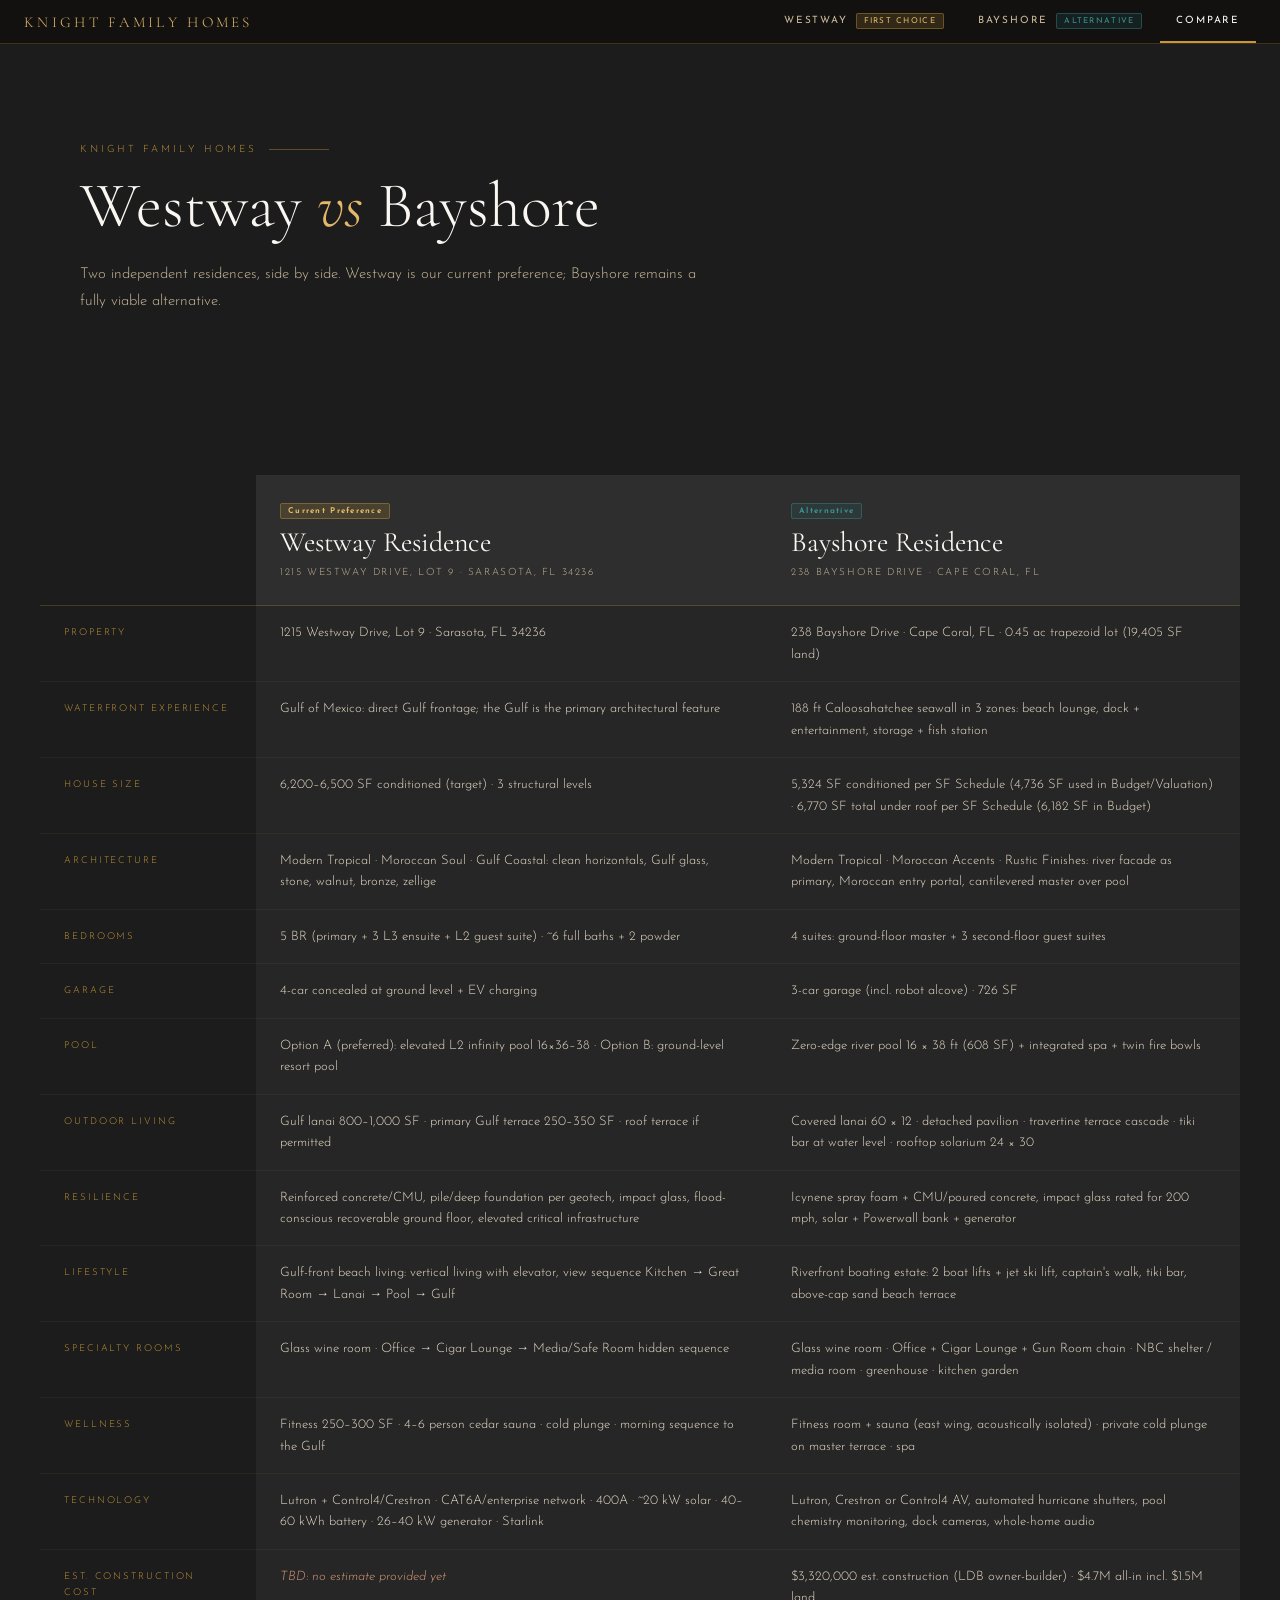
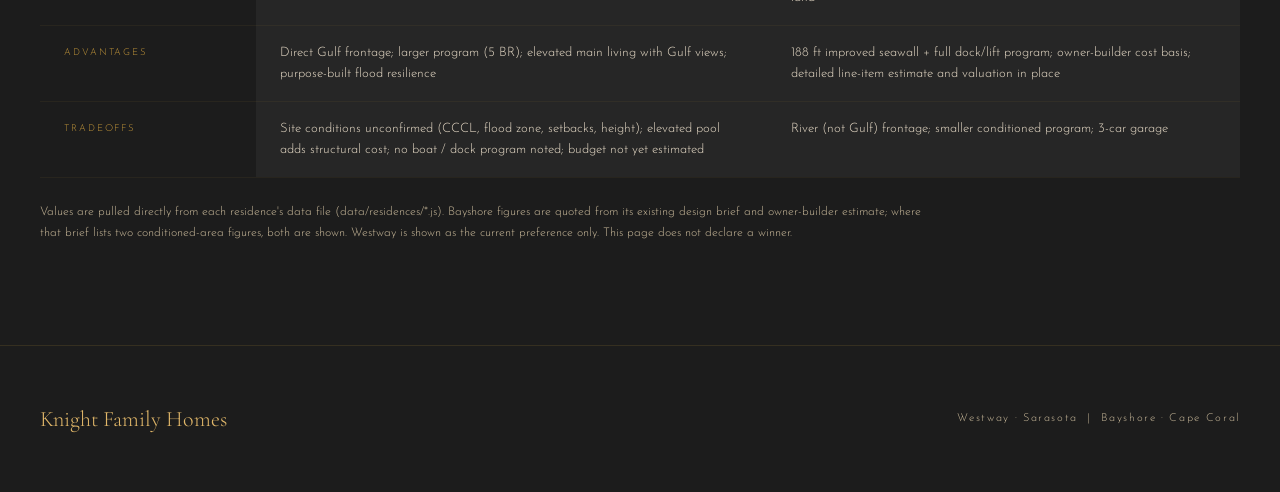
<file: compare.html>
<!DOCTYPE html>
<html lang="en">
<head>
<meta charset="UTF-8">
<meta name="viewport" content="width=device-width, initial-scale=1.0">
<meta name="theme-color" content="#1C1C1C">
<link rel="preconnect" href="https://fonts.googleapis.com">
<link rel="preconnect" href="https://fonts.gstatic.com" crossorigin>
<link href="https://fonts.googleapis.com/css2?family=Cormorant+Garamond:ital,wght@0,300;0,400;0,600;1,300;1,400&family=Josefin+Sans:wght@300;400;600&family=Noto+Serif:ital@0;1&display=swap" rel="stylesheet">
<link rel="stylesheet" href="/assets/kfh-base.css">
<link rel="stylesheet" href="/assets/kfh-bar.css">
<link rel="stylesheet" href="/assets/kfh.css">
<title>Compare · Knight Family Homes</title>
</head>
<body>
<script src="/data/residences/westway.js"></script>
<script src="/data/residences/bayshore.js"></script>
<script src="/assets/residence-bar.js" data-active="compare"></script>
<section>
  <div class="section-label">Knight Family Homes</div>
  <h2 class="section-title">Westway <em>vs</em> Bayshore</h2>
  <p class="section-intro">Two independent residences, side by side. Westway is our current preference; Bayshore remains a fully viable alternative.</p>
</section>
<div class="kfh-compare-wrap" id="kfh-compare"></div>
<footer><div><div class="footer-logo">Knight Family Homes</div></div><div class="footer-meta">Westway · Sarasota &nbsp;|&nbsp; Bayshore · Cape Coral</div></footer>
<script src="/assets/compare.js"></script>
</body>
</html>
</file>
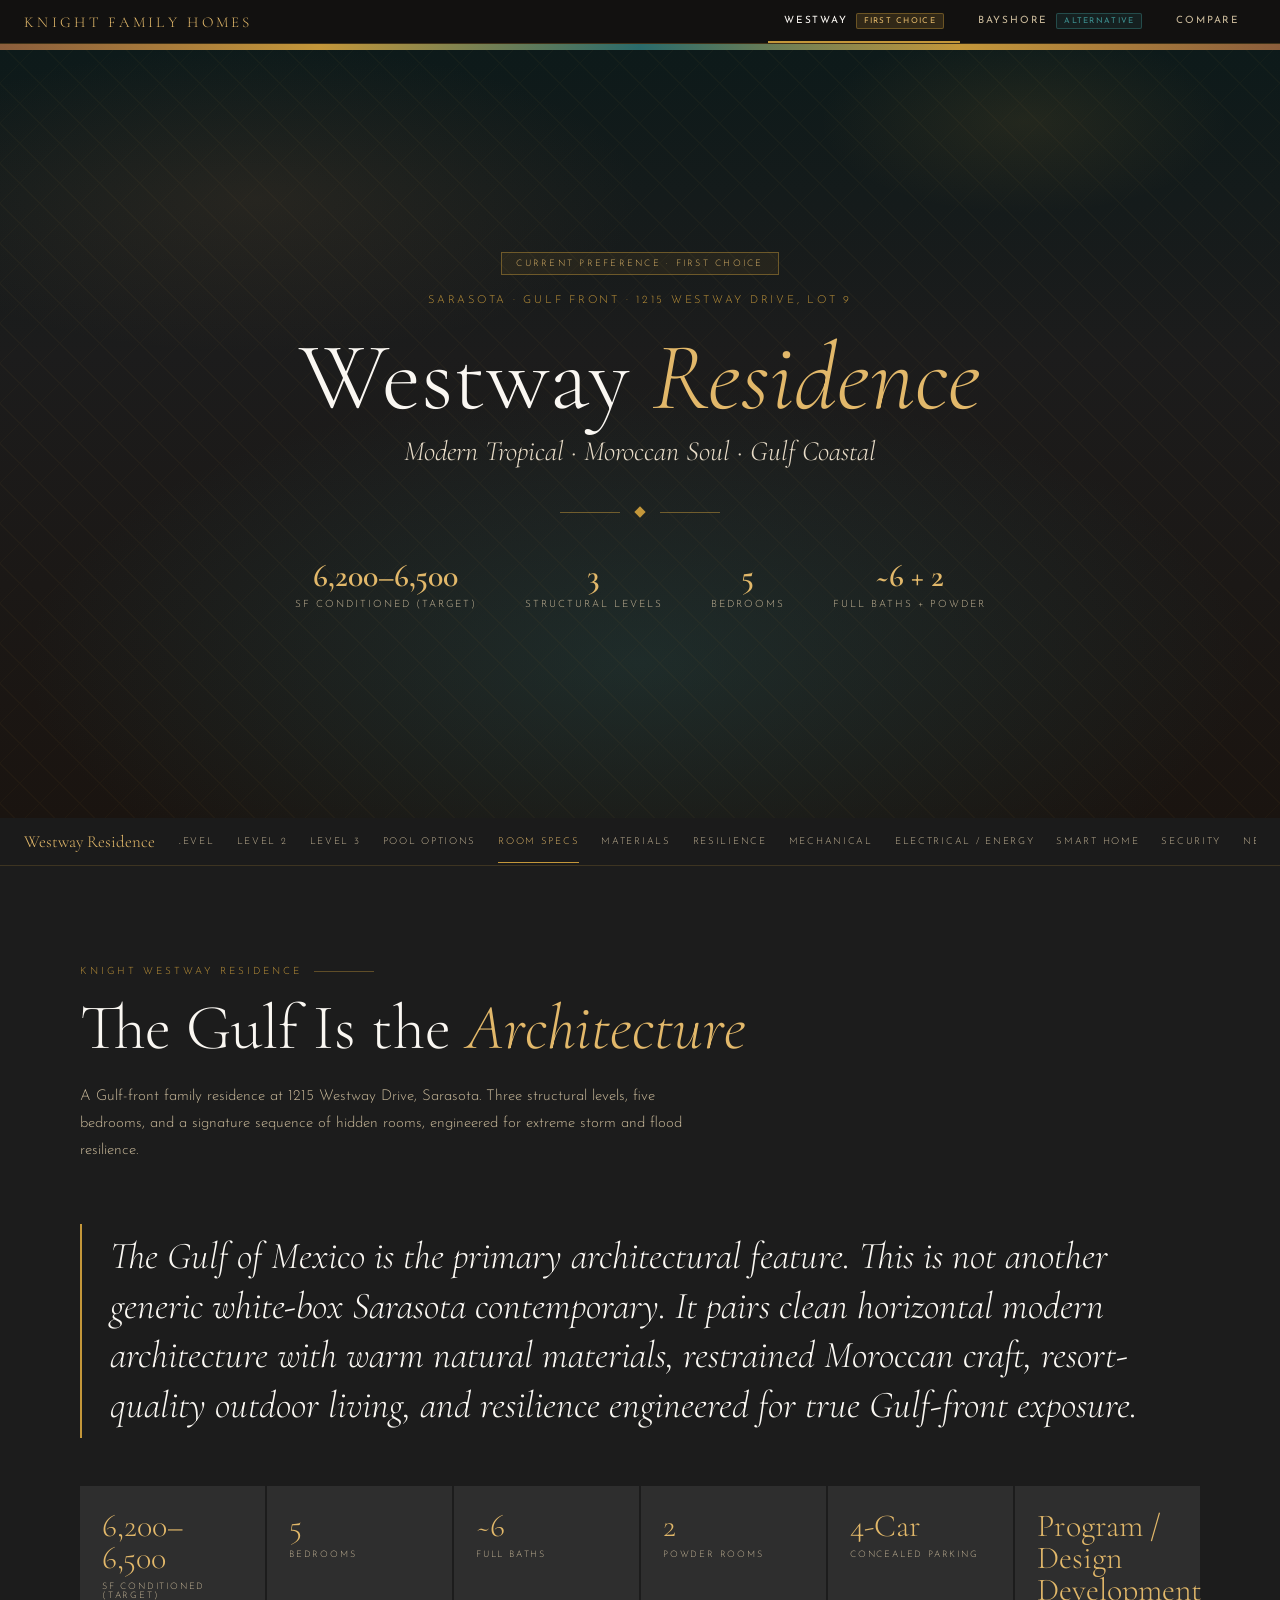
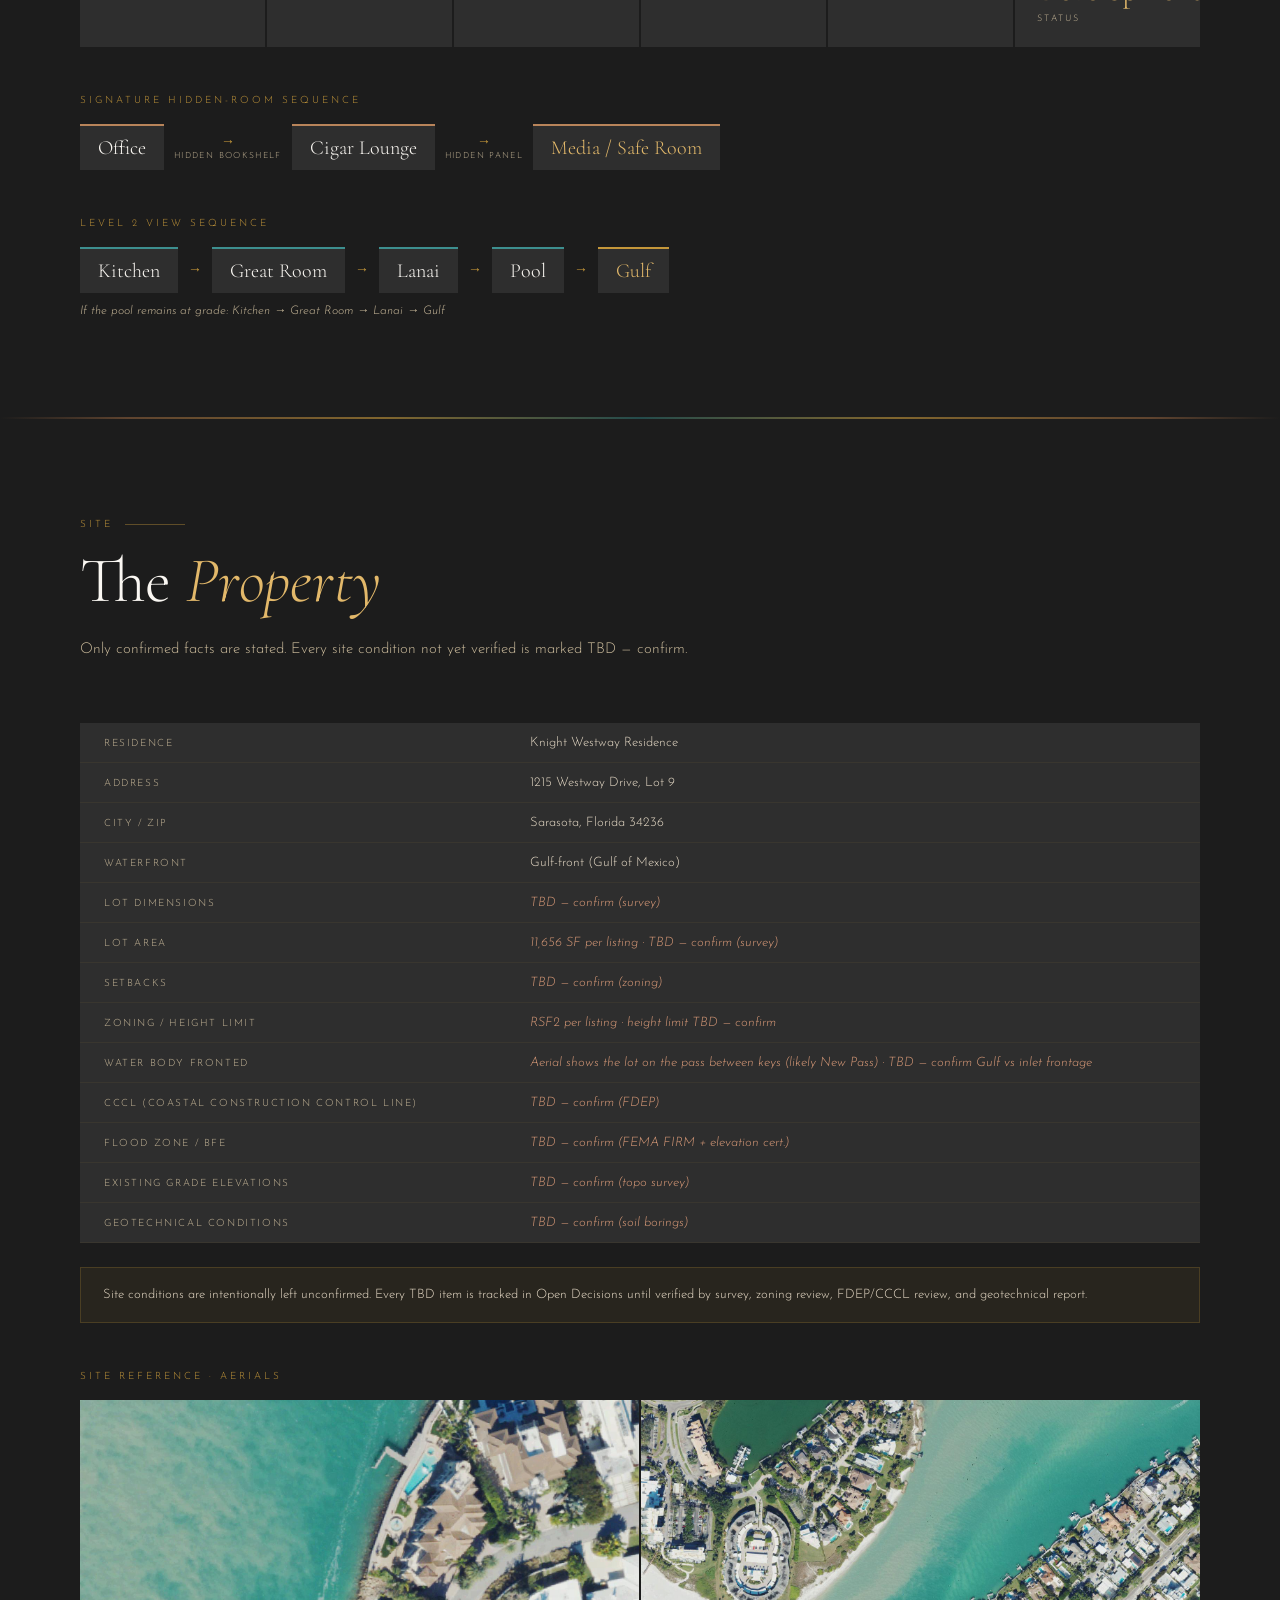
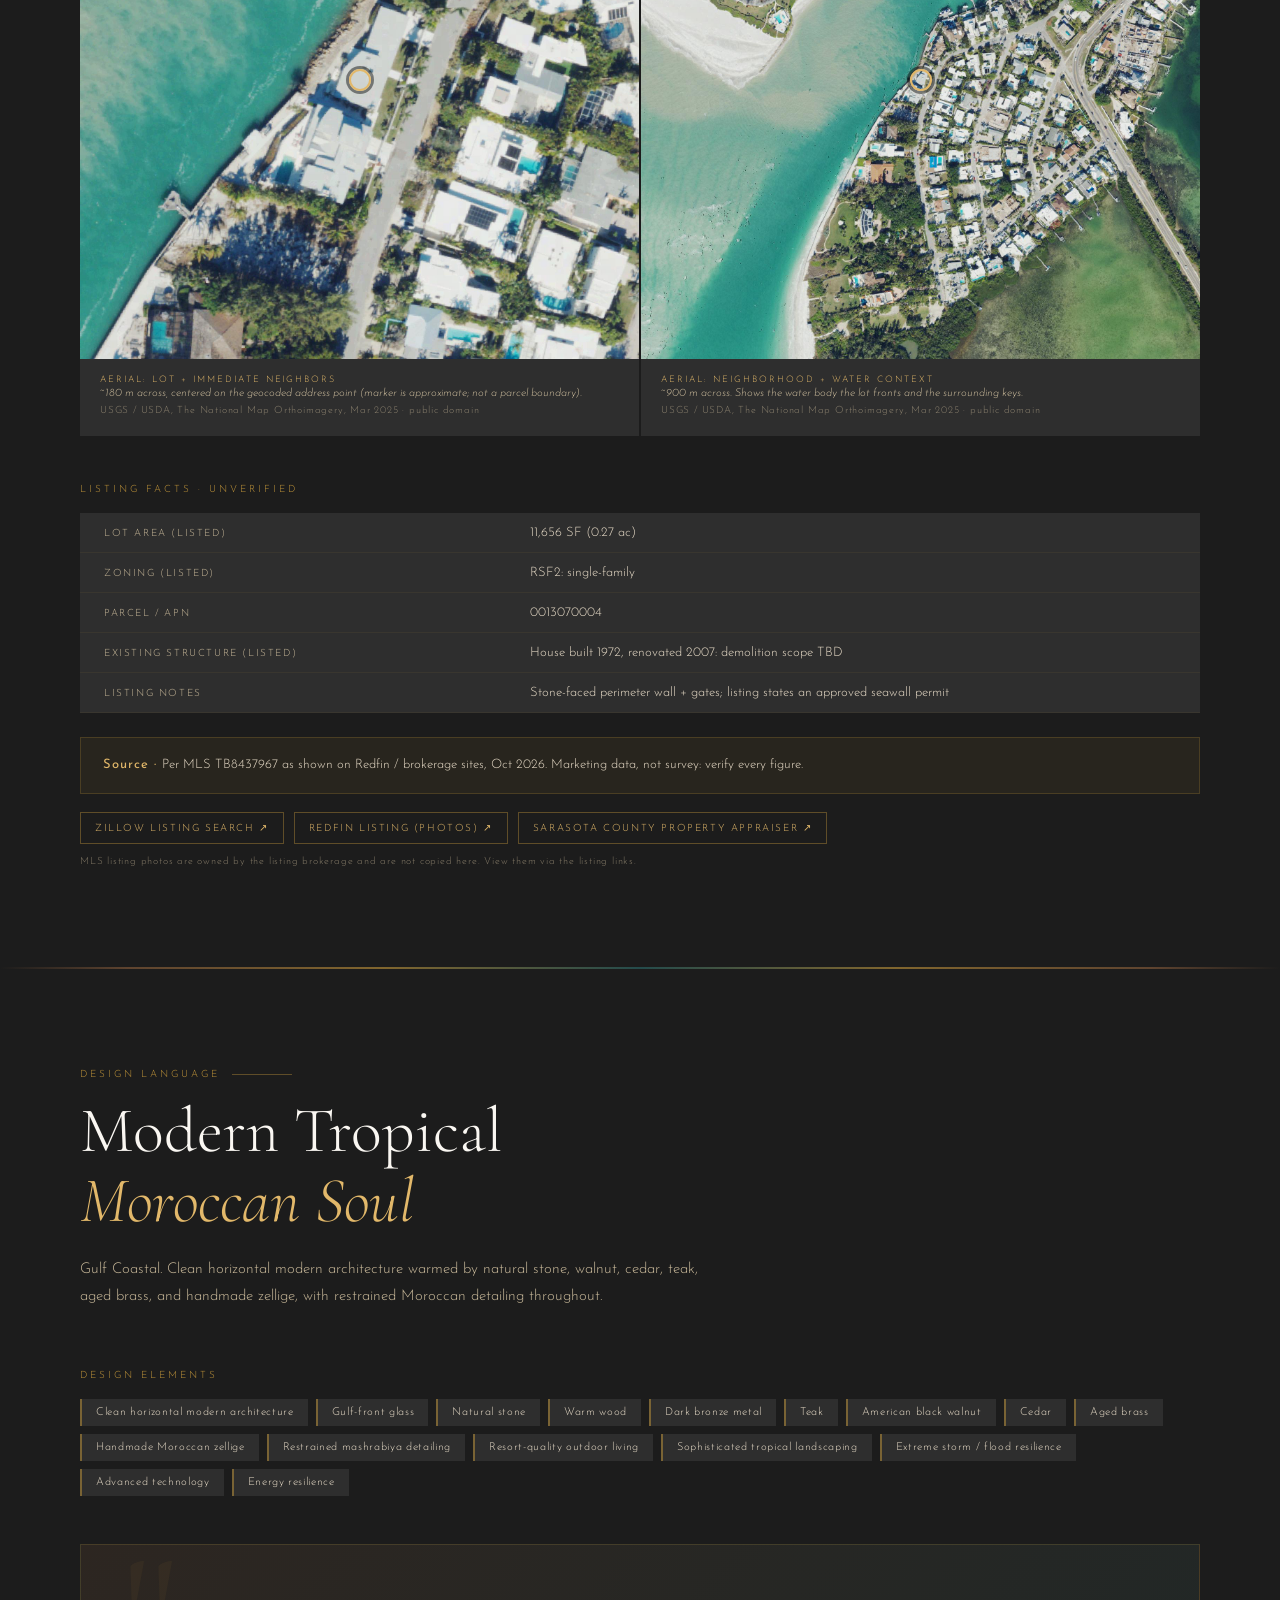
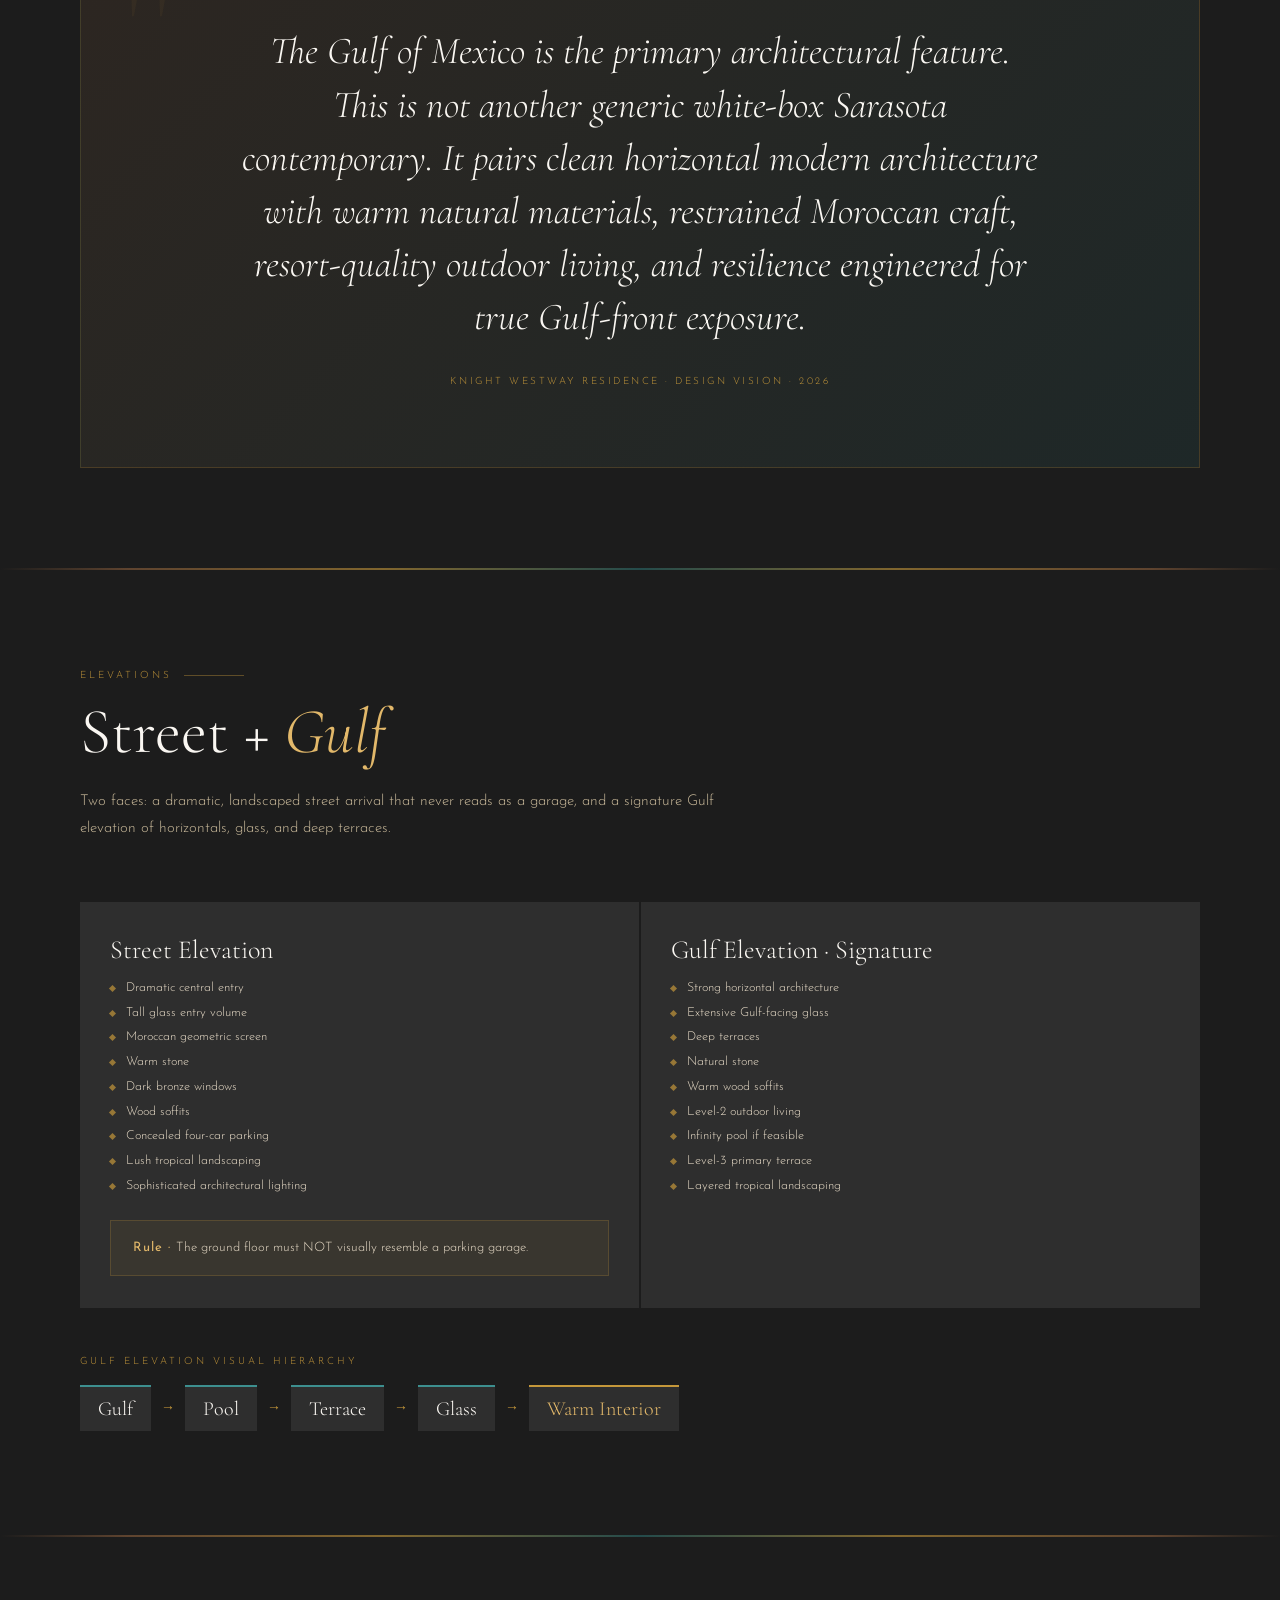
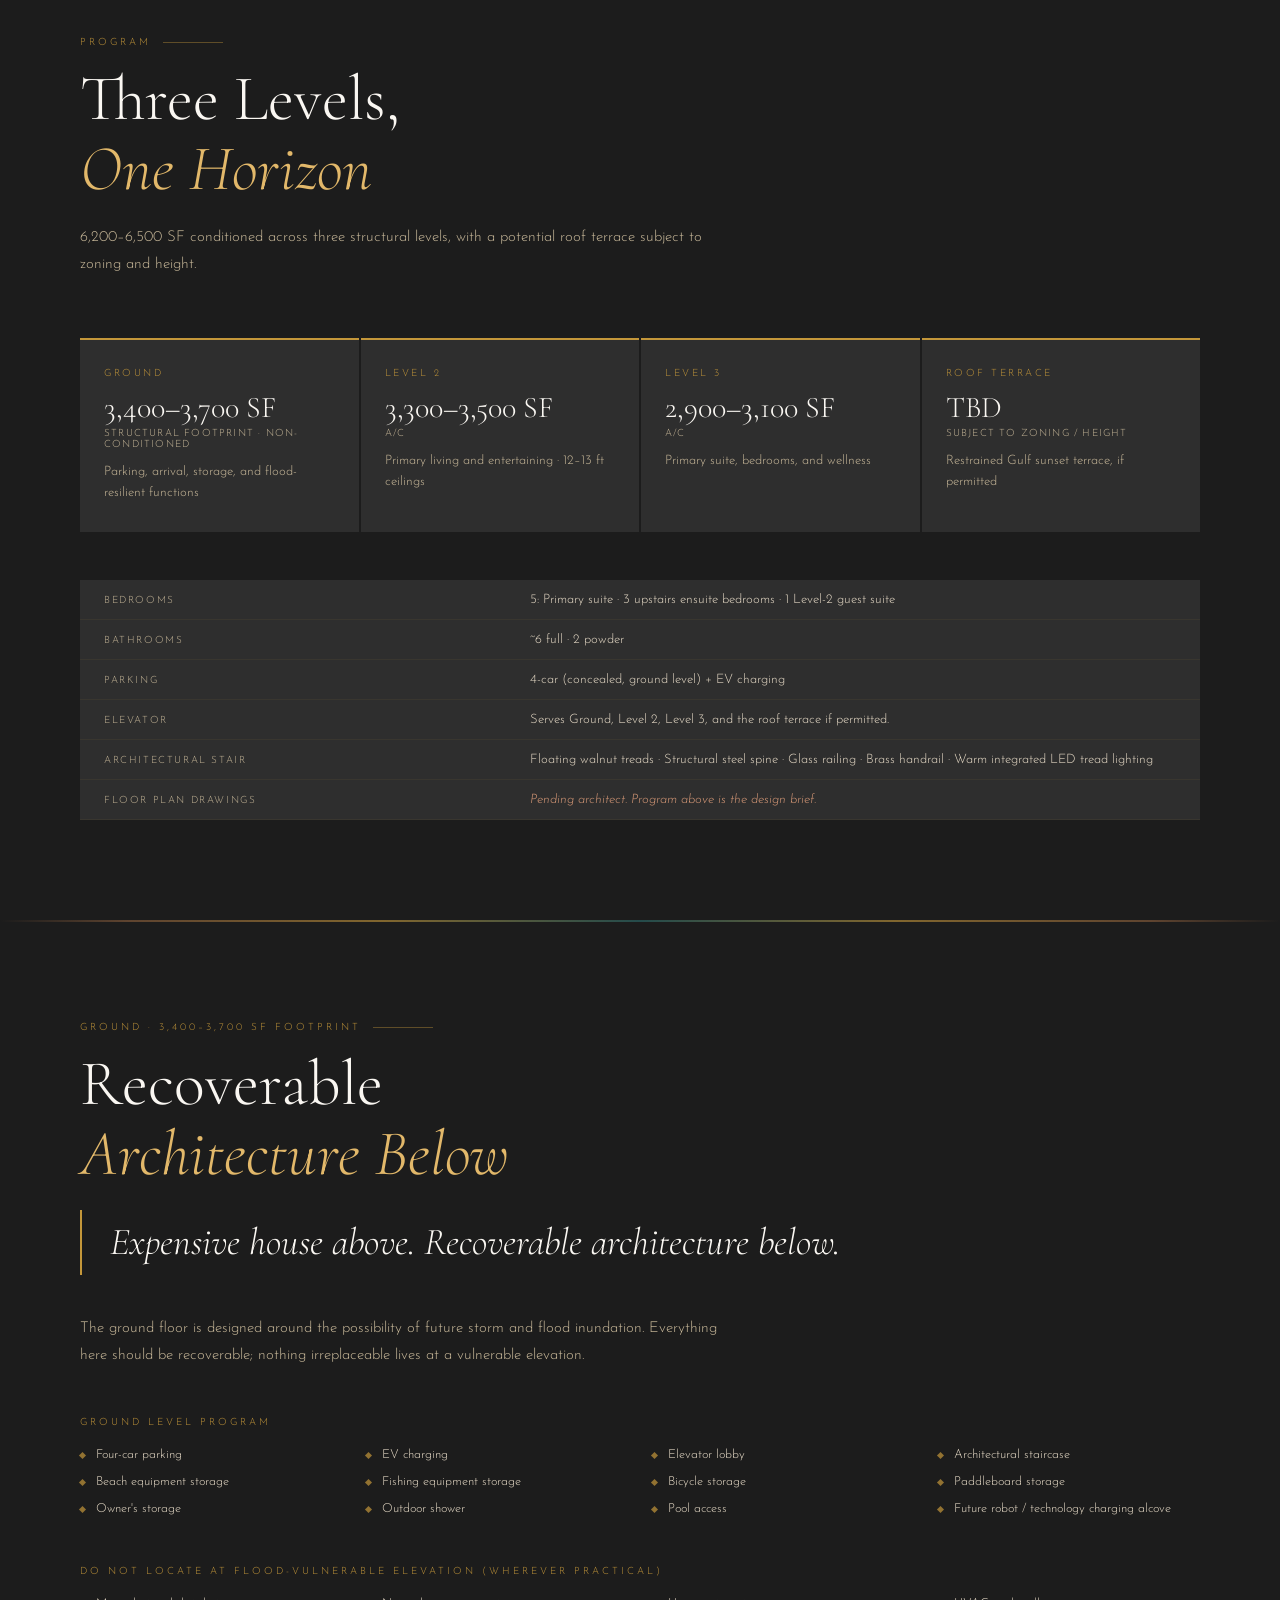
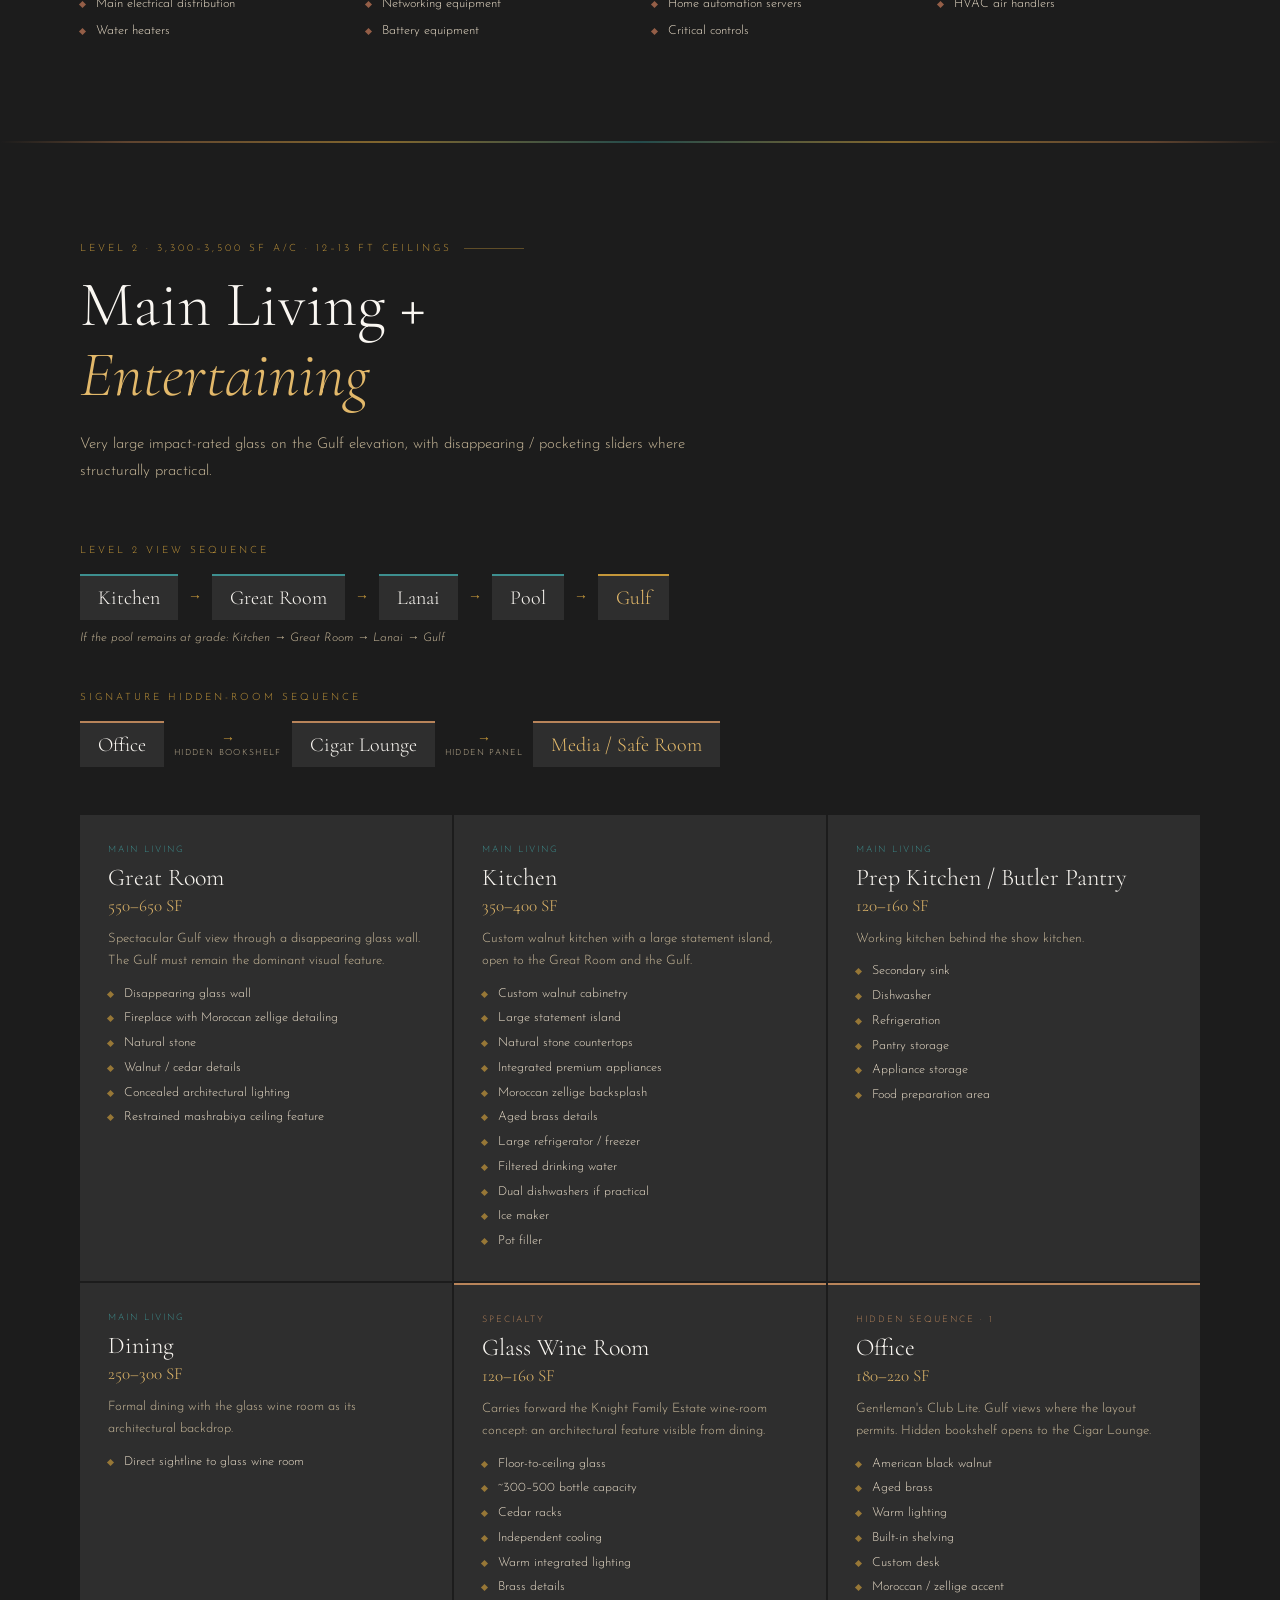
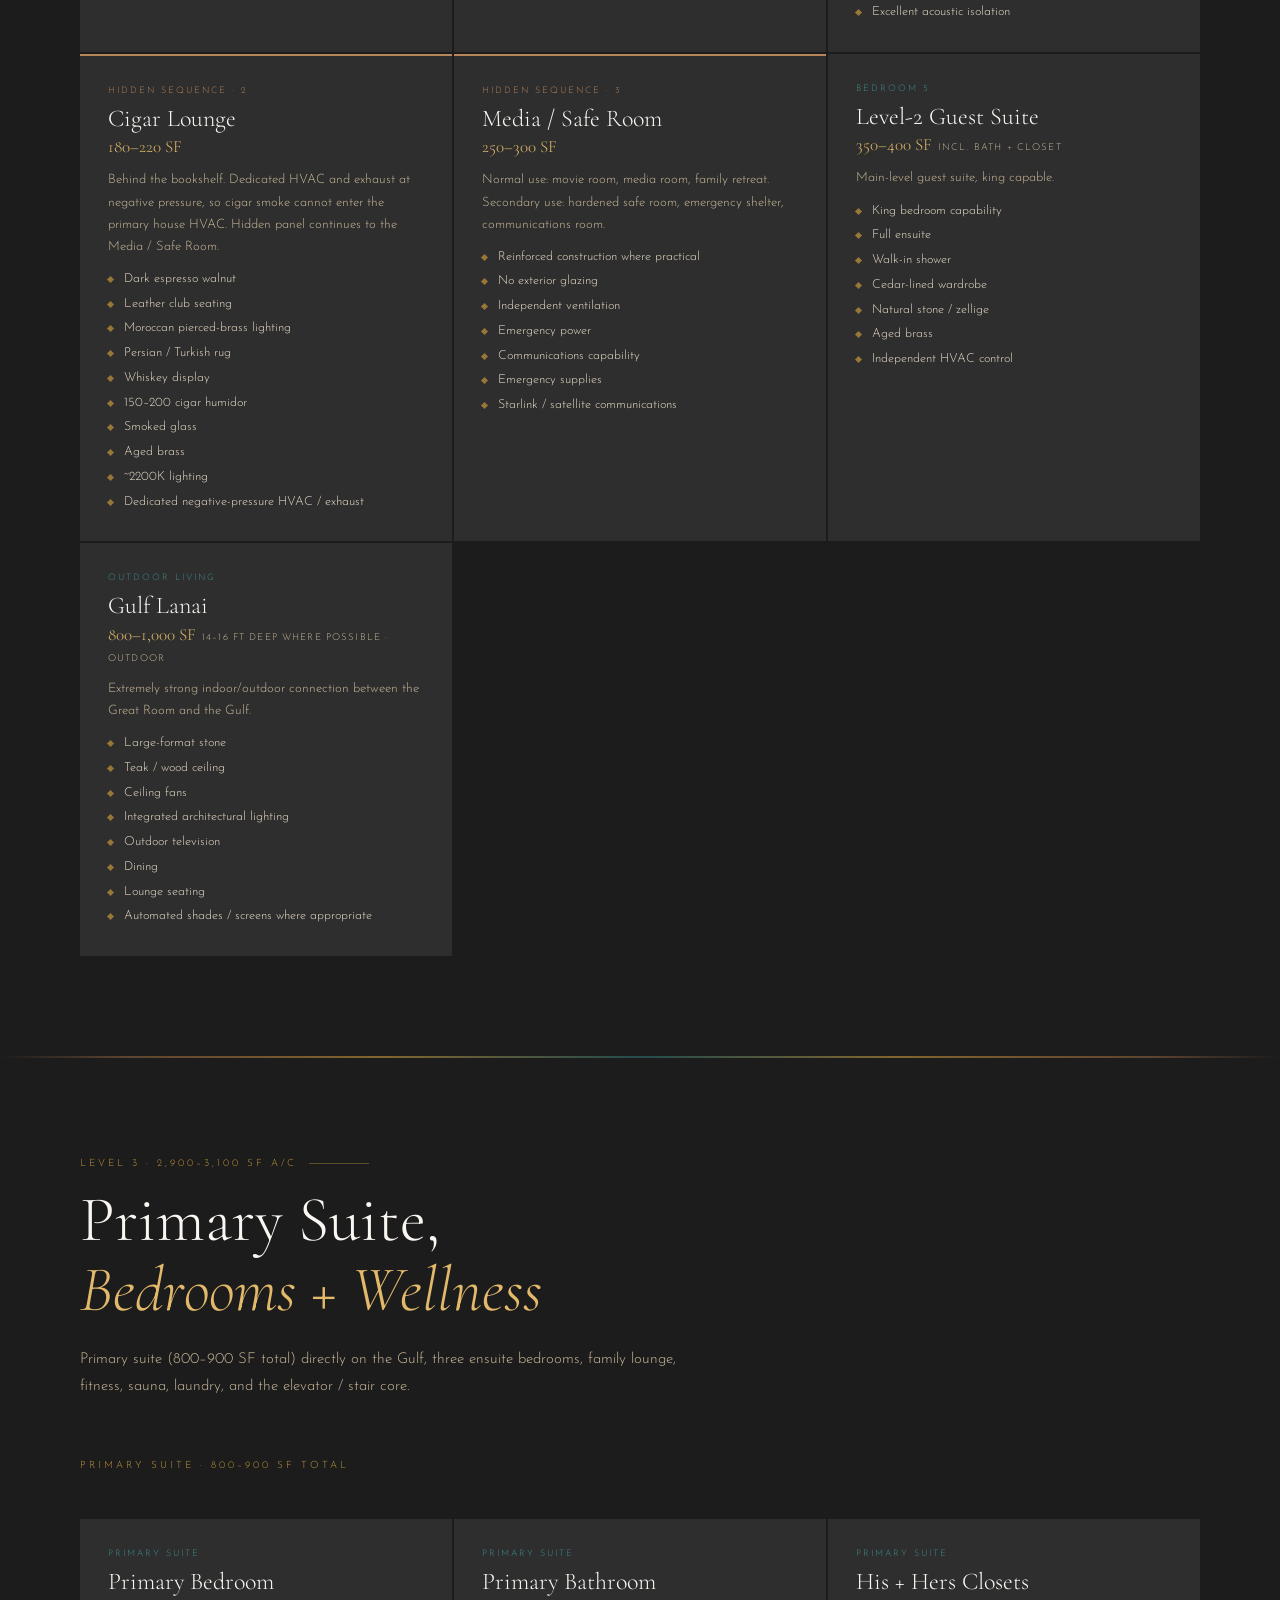
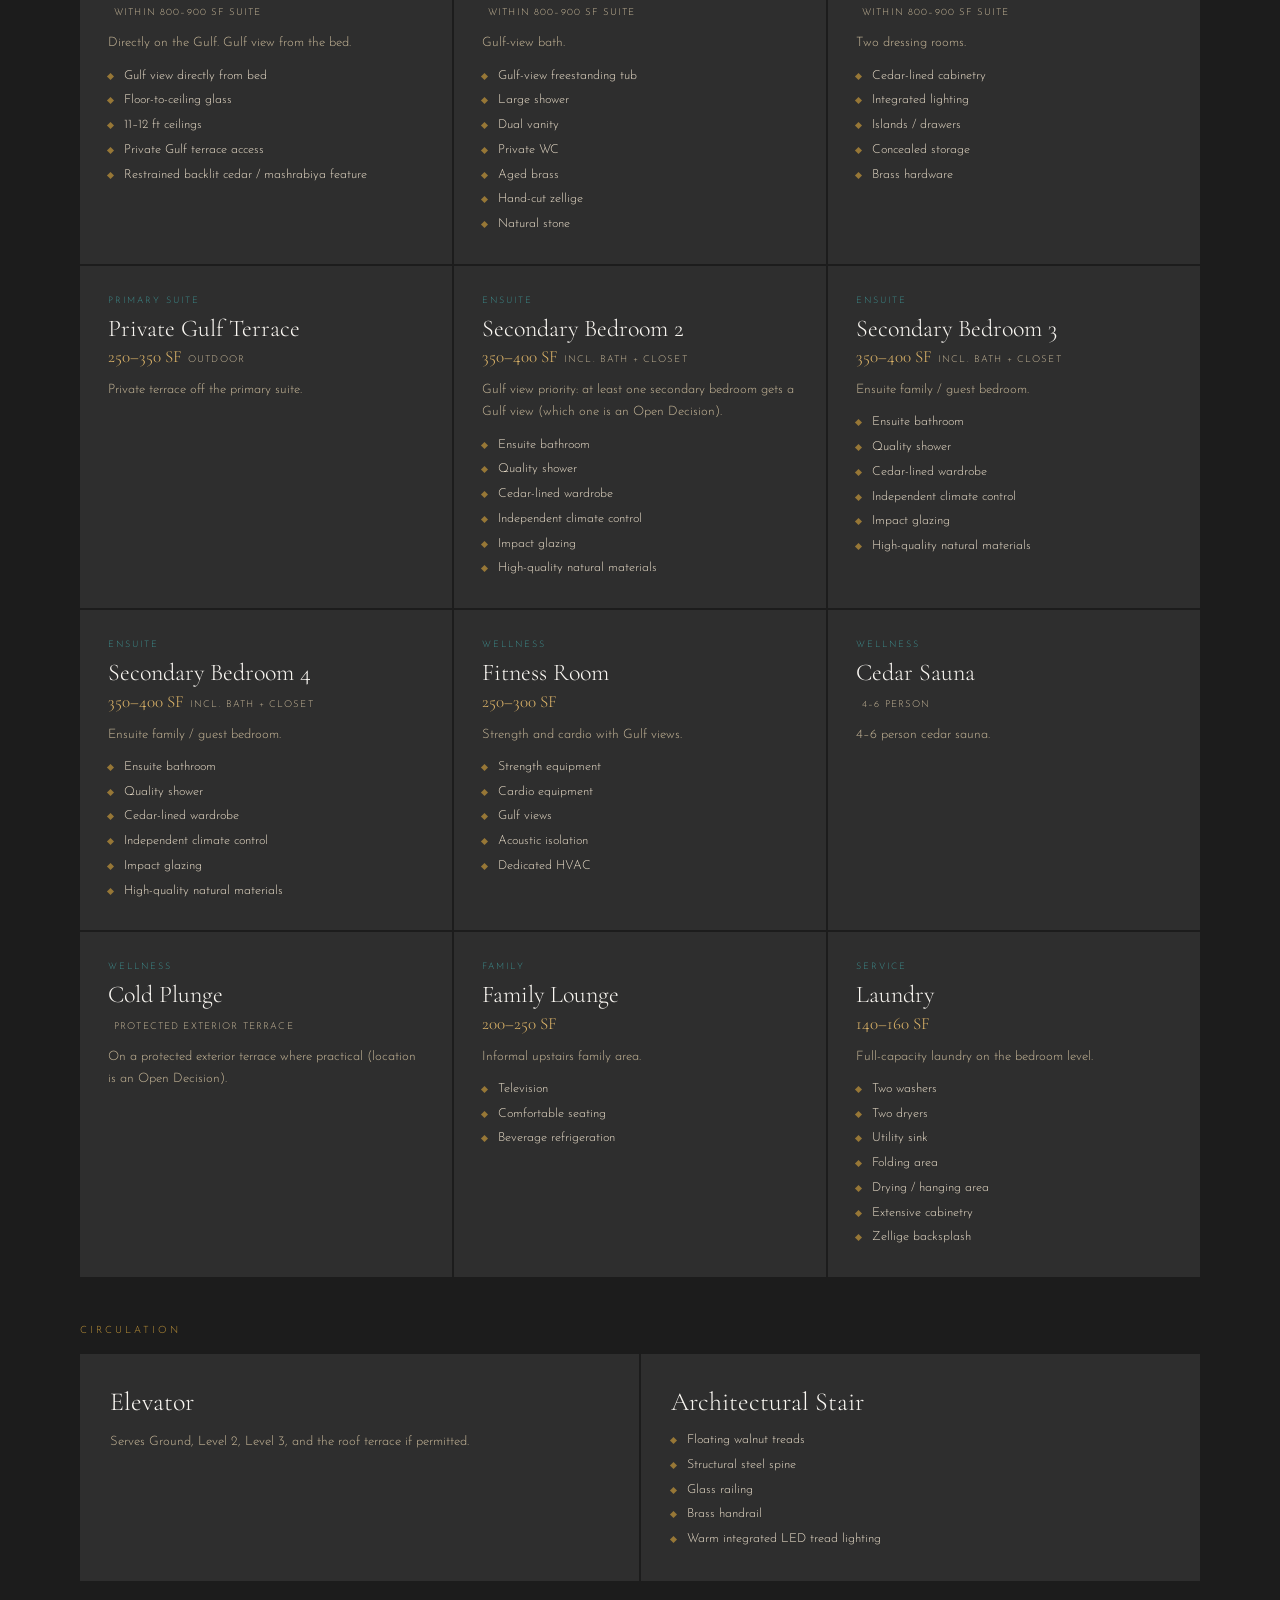
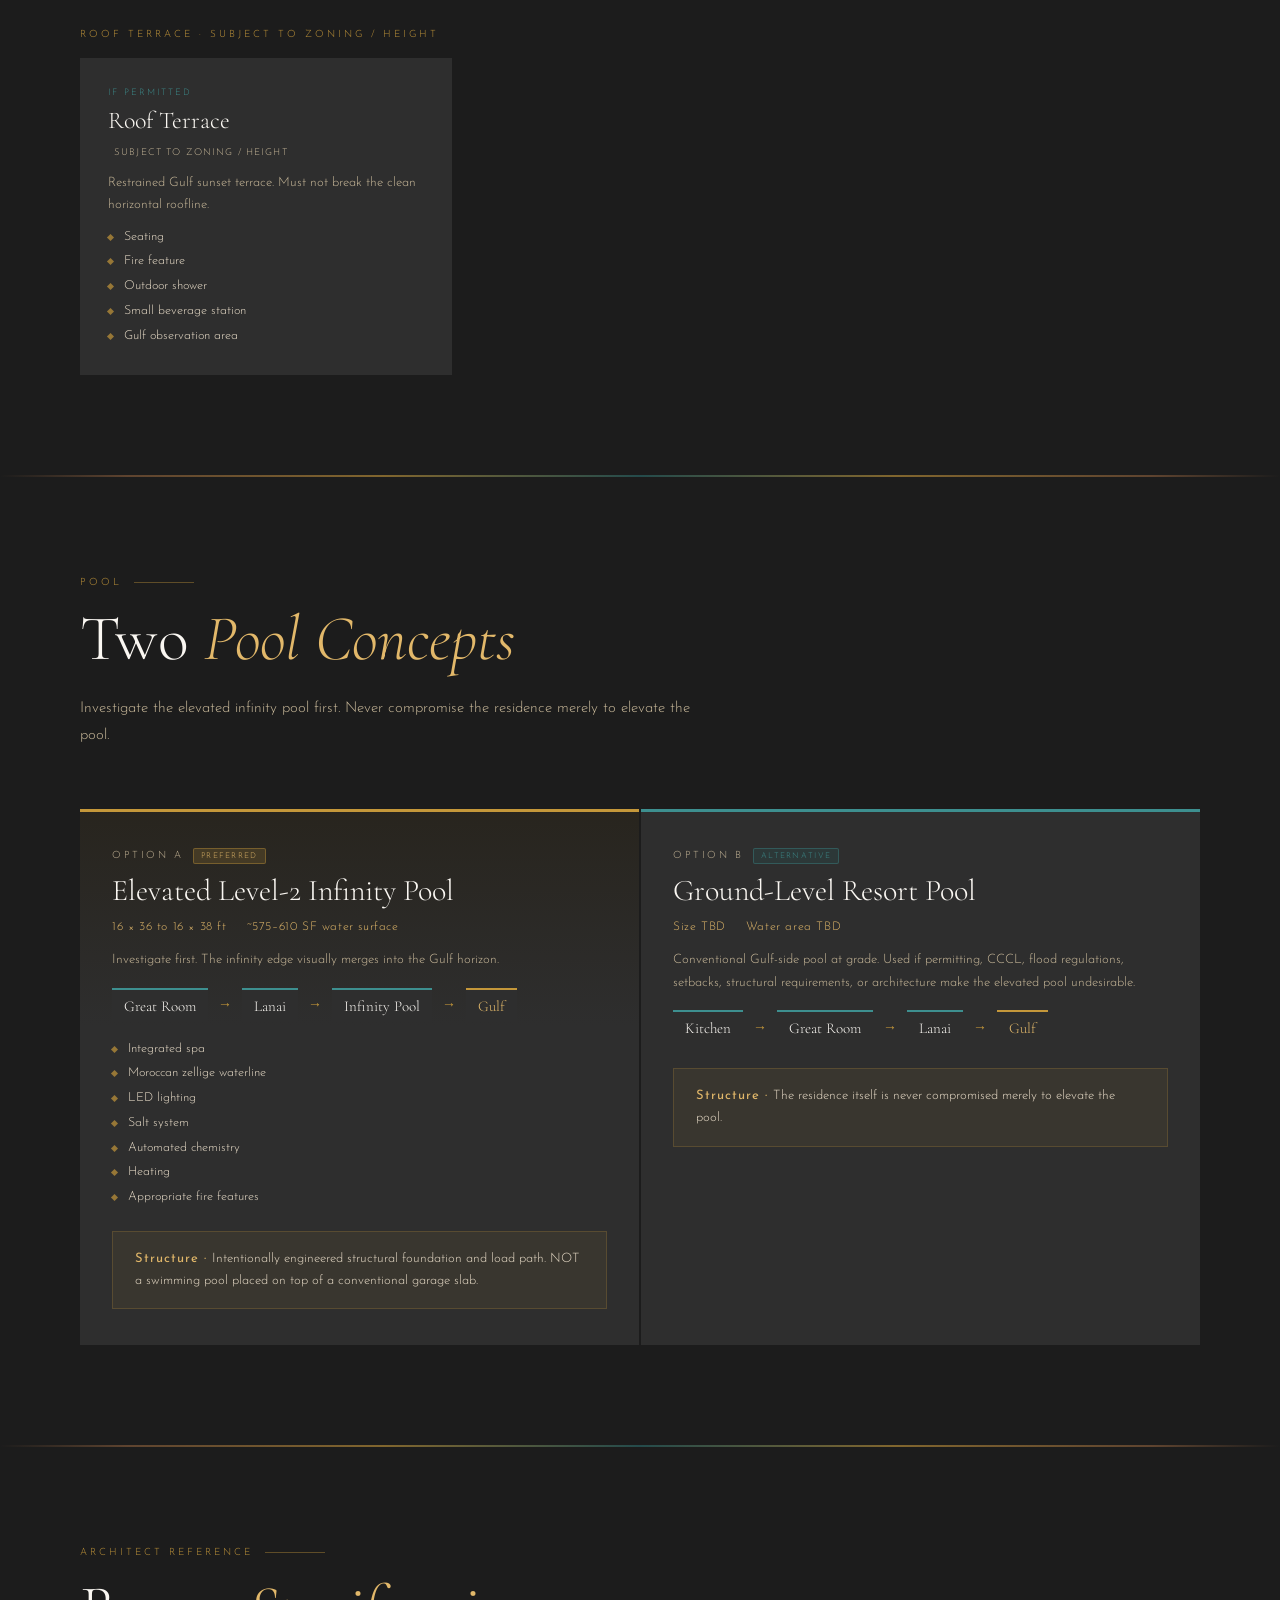
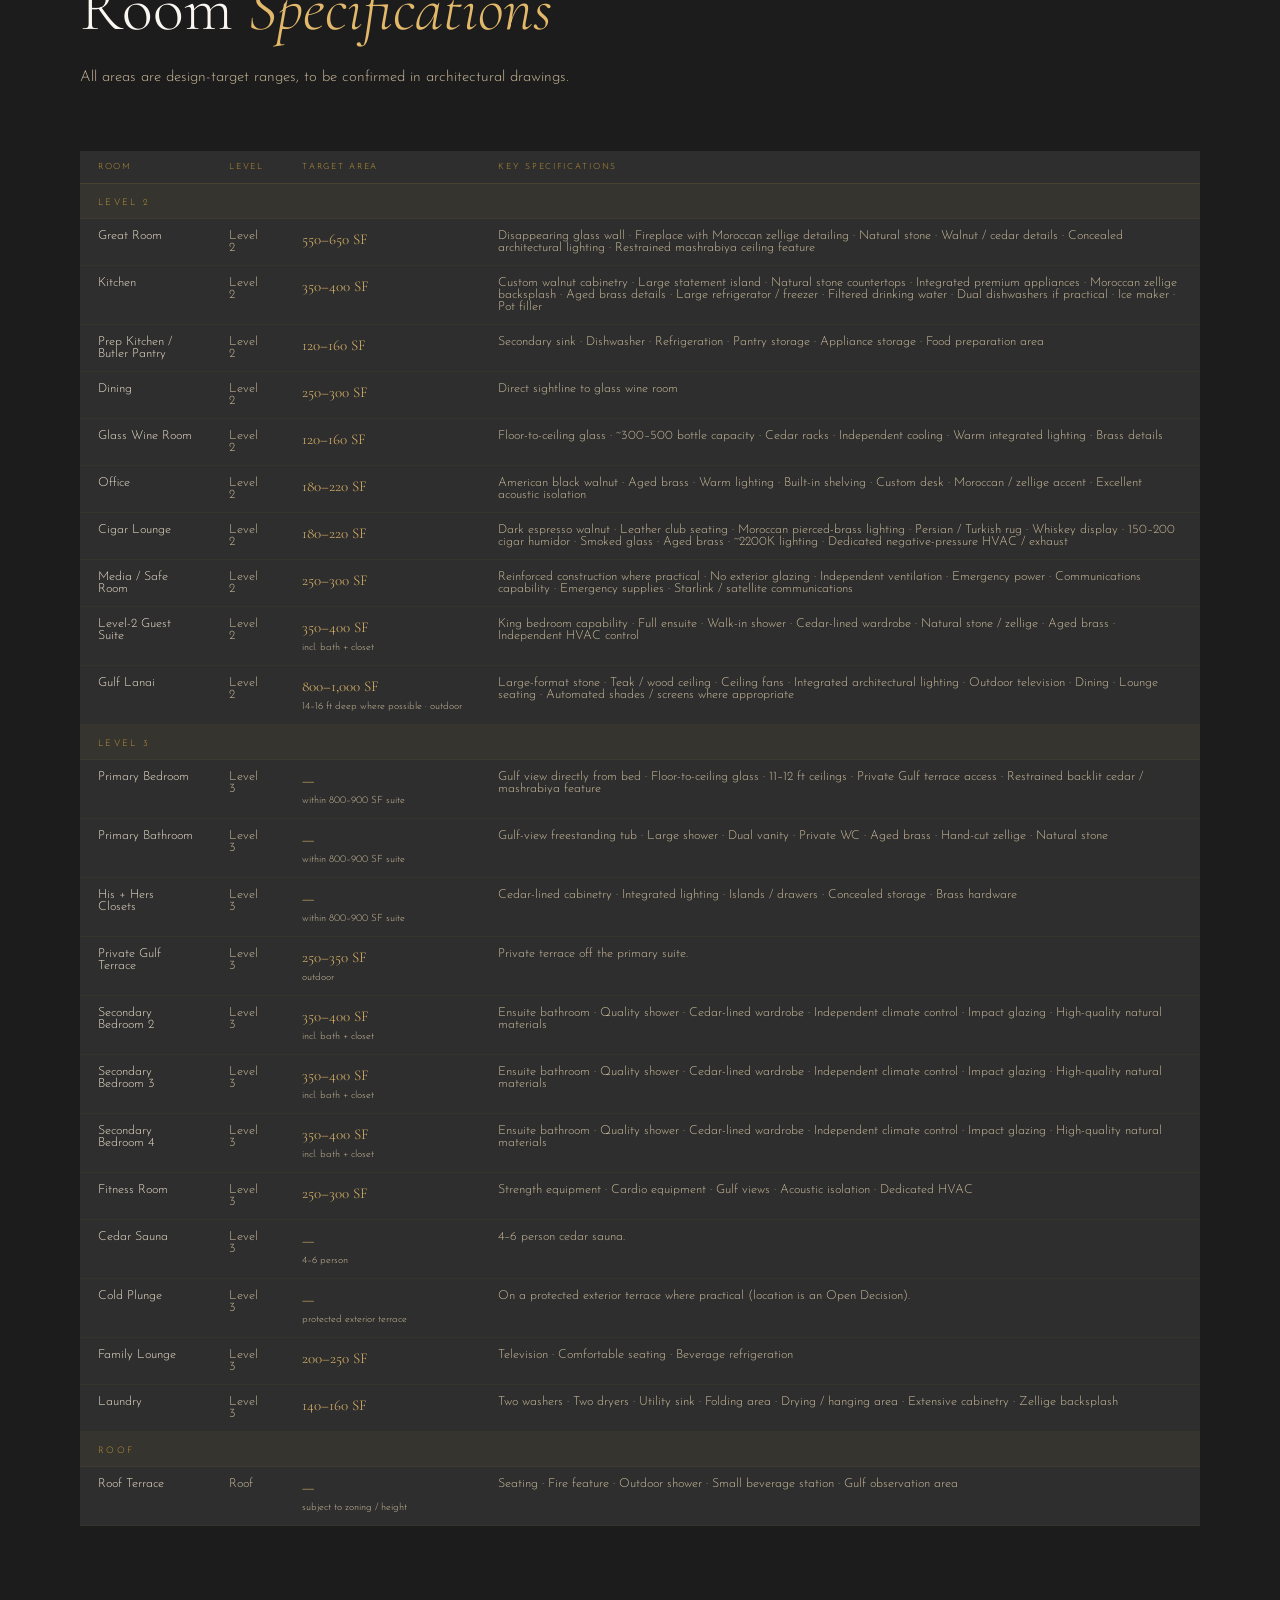
<file: westway.html>
<!DOCTYPE html>
<html lang="en">
<head>
<meta charset="UTF-8">
<meta name="viewport" content="width=device-width, initial-scale=1.0">
<meta name="theme-color" content="#1C1C1C">
<link rel="preconnect" href="https://fonts.googleapis.com">
<link rel="preconnect" href="https://fonts.gstatic.com" crossorigin>
<link href="https://fonts.googleapis.com/css2?family=Cormorant+Garamond:ital,wght@0,300;0,400;0,600;1,300;1,400&family=Josefin+Sans:wght@300;400;600&family=Noto+Serif:ital@0;1&display=swap" rel="stylesheet">
<link rel="stylesheet" href="/assets/kfh-base.css">
<link rel="stylesheet" href="/assets/kfh-bar.css">
<link rel="stylesheet" href="/assets/kfh.css">
<title>Westway Residence · Knight Family Homes</title>
</head>
<body>
<script src="/data/residences/westway.js"></script>
<script src="/data/residences/bayshore.js"></script>
<script src="/assets/residence-bar.js" data-active="westway"></script>
<div id="kfh-root"></div>
<script src="/assets/residence-page.js" data-residence="westway"></script>
</body>
</html>
</file>
<file: assets/kfh-base.css>
/* Copied verbatim from the original Bayshore page (bayshore.html) so every residence
   shares one visual language. Do not edit here to restyle Bayshore — Bayshore keeps its own inline copy. */
/* ---- base (bayshore head <style>) ---- */
:root {
    --sand: #E8DCC8;
    --sand-light: #F4EDE0;
    --sand-dark: #C9B99A;
    --terra: #8B5E3C;
    --terra-dark: #5C3D24;
    --terra-light: #B8845A;
    --teal: #2A6B6B;
    --teal-light: #3D8F8F;
    --teal-dark: #1A4A4A;
    --charcoal: #1C1C1C;
    --charcoal-mid: #2E2E2E;
    --gold: #C4973A;
    --gold-light: #E2B86A;
    --ivory: #FAF7F2;
    --river: #1B4F6B;
    --font-display: 'Cormorant Garamond', serif;
    --font-ui: 'Josefin Sans', sans-serif;
  }

  * { margin: 0; padding: 0; box-sizing: border-box; }

  html { scroll-behavior: smooth; }

  body {
    background: var(--charcoal);
    color: var(--sand);
    font-family: var(--font-ui);
    font-weight: 300;
    overflow-x: hidden;
  }

  /* HERO */
  .hero {
    min-height: 100vh;
    position: relative;
    display: flex;
    flex-direction: column;
    justify-content: center;
    align-items: center;
    text-align: center;
    padding: 80px 40px;
    overflow: hidden;
  }

  .hero-bg {
    position: absolute; inset: 0;
    background:
      radial-gradient(ellipse 80% 60% at 50% 80%, rgba(42,107,107,0.25) 0%, transparent 60%),
      radial-gradient(ellipse 60% 40% at 20% 20%, rgba(139,94,60,0.15) 0%, transparent 50%),
      radial-gradient(ellipse 40% 30% at 80% 10%, rgba(196,151,58,0.1) 0%, transparent 40%),
      linear-gradient(180deg, #0d1a1a 0%, #1C1C1C 40%, #1a1410 100%);
  }

  .hero-pattern {
    position: absolute; inset: 0;
    opacity: 0.04;
    background-image:
      repeating-linear-gradient(45deg, var(--gold) 0, var(--gold) 1px, transparent 0, transparent 50%),
      repeating-linear-gradient(-45deg, var(--gold) 0, var(--gold) 1px, transparent 0, transparent 50%);
    background-size: 40px 40px;
  }

  .moroccan-top {
    position: absolute; top: 0; left: 0; right: 0;
    height: 6px;
    background: linear-gradient(90deg, var(--terra) 0%, var(--gold) 25%, var(--teal) 50%, var(--gold) 75%, var(--terra) 100%);
  }

  .hero-eyebrow {
    font-family: var(--font-ui);
    font-size: 11px;
    letter-spacing: 0.25em;
    color: var(--gold);
    text-transform: uppercase;
    margin-bottom: 24px;
    opacity: 0;
    animation: fadeUp 0.8s 0.2s forwards;
  }

  .hero-title {
    font-family: var(--font-display);
    font-size: clamp(52px, 8vw, 96px);
    font-weight: 300;
    line-height: 1.0;
    color: var(--ivory);
    margin-bottom: 8px;
    opacity: 0;
    animation: fadeUp 0.8s 0.4s forwards;
  }

  .hero-title em {
    font-style: italic;
    color: var(--gold-light);
  }

  .hero-subtitle {
    font-family: var(--font-display);
    font-size: clamp(18px, 3vw, 28px);
    font-weight: 300;
    font-style: italic;
    color: var(--sand);
    opacity: 0.7;
    margin-bottom: 40px;
    animation: fadeUp 0.8s 0.6s forwards;
    opacity: 0;
  }

  .hero-divider {
    display: flex; align-items: center; gap: 16px;
    margin-bottom: 40px;
    opacity: 0;
    animation: fadeUp 0.8s 0.7s forwards;
  }

  .hero-divider span { width: 60px; height: 1px; background: var(--gold); opacity: 0.5; }
  .hero-divider .diamond {
    width: 8px; height: 8px;
    background: var(--gold);
    transform: rotate(45deg);
  }

  .hero-stats {
    display: flex; gap: 48px; flex-wrap: wrap; justify-content: center;
    opacity: 0;
    animation: fadeUp 0.8s 0.9s forwards;
  }

  .hero-stat { text-align: center; }
  .hero-stat-val {
    font-family: var(--font-display);
    font-size: 32px;
    font-weight: 600;
    color: var(--gold-light);
    display: block;
  }
  .hero-stat-label {
    font-size: 10px;
    letter-spacing: 0.2em;
    text-transform: uppercase;
    color: var(--sand-dark);
    display: block;
    margin-top: 4px;
  }

  .scroll-cue {
    position: absolute; bottom: 40px;
    display: flex; flex-direction: column; align-items: center; gap: 8px;
    opacity: 0;
    animation: fadeUp 1s 1.4s forwards;
  }
  .scroll-cue span { font-size: 9px; letter-spacing: 0.25em; text-transform: uppercase; color: var(--sand-dark); }
  .scroll-line { width: 1px; height: 40px; background: linear-gradient(180deg, var(--gold) 0%, transparent 100%); animation: scrollPulse 2s infinite; }

  /* NAV */
  nav {
    position: sticky; top: 0; z-index: 100;
    background: rgba(28,28,28,0.95);
    backdrop-filter: blur(12px);
    border-bottom: 1px solid rgba(196,151,58,0.2);
    padding: 0 40px;
    display: flex; align-items: center; justify-content: space-between;
    height: 60px;
  }

  .nav-logo {
    font-family: var(--font-display);
    font-size: 18px;
    color: var(--gold-light);
    letter-spacing: 0.05em;
  }

  .nav-links {
    display: flex; gap: 32px; list-style: none;
  }
  .nav-links a {
    font-size: 10px;
    letter-spacing: 0.2em;
    text-transform: uppercase;
    color: var(--sand-dark);
    text-decoration: none;
    transition: color 0.2s;
  }
  .nav-links a:hover { color: var(--gold-light); }

  /* SECTIONS */
  section {
    padding: 100px 40px;
    max-width: 1200px;
    margin: 0 auto;
  }

  .section-full {
    max-width: none;
    padding: 100px 0;
  }

  .section-label {
    font-size: 10px;
    letter-spacing: 0.3em;
    text-transform: uppercase;
    color: var(--gold);
    margin-bottom: 16px;
    display: flex; align-items: center; gap: 12px;
  }
  .section-label::after { content: ''; flex: 1; max-width: 60px; height: 1px; background: var(--gold); opacity: 0.4; }

  .section-title {
    font-family: var(--font-display);
    font-size: clamp(36px, 5vw, 64px);
    font-weight: 300;
    line-height: 1.1;
    color: var(--ivory);
    margin-bottom: 20px;
  }
  .section-title em { font-style: italic; color: var(--gold-light); }

  .section-intro {
    font-size: 15px;
    line-height: 1.8;
    color: var(--sand-dark);
    max-width: 640px;
    margin-bottom: 60px;
  }

  /* SEAWALL ZONE BAR */
  .seawall-container {
    padding: 0 40px;
    max-width: 1200px;
    margin: 0 auto 80px;
  }

  .seawall-label {
    font-size: 10px; letter-spacing: 0.25em; text-transform: uppercase;
    color: var(--gold); margin-bottom: 20px;
  }

  .seawall-bar {
    display: flex;
    height: 80px;
    border-radius: 4px;
    overflow: hidden;
    border: 1px solid rgba(196,151,58,0.2);
    margin-bottom: 8px;
  }

  .sz { display: flex; align-items: center; justify-content: center; flex-direction: column; gap: 4px; }
  .sz-1 { flex: 50; background: rgba(42,107,107,0.4); border-right: 1px solid rgba(196,151,58,0.2); }
  .sz-2 { flex: 90; background: rgba(139,94,60,0.35); border-right: 1px solid rgba(196,151,58,0.2); }
  .sz-3 { flex: 48; background: rgba(196,151,58,0.2); }
  .sz-name { font-size: 11px; font-weight: 400; letter-spacing: 0.1em; text-transform: uppercase; color: var(--ivory); }
  .sz-ft { font-family: var(--font-display); font-size: 20px; color: var(--gold-light); }

  .seawall-total {
    font-size: 11px; letter-spacing: 0.15em; text-transform: uppercase;
    color: var(--sand-dark); text-align: right;
  }

  /* CARDS GRID */
  .cards-grid {
    display: grid;
    grid-template-columns: repeat(auto-fill, minmax(320px, 1fr));
    gap: 2px;
  }

  .card {
    background: var(--charcoal-mid);
    padding: 36px 32px;
    position: relative;
    overflow: hidden;
    transition: background 0.3s;
  }

  .card:hover { background: #363636; }

  .card::before {
    content: '';
    position: absolute; top: 0; left: 0;
    width: 3px; height: 100%;
  }

  .card.teal::before { background: var(--teal-light); }
  .card.terra::before { background: var(--terra-light); }
  .card.gold::before { background: var(--gold); }
  .card.river::before { background: #4A8FAF; }
  .card.purple::before { background: #8B7AAF; }

  .card-tag {
    font-size: 9px;
    letter-spacing: 0.25em;
    text-transform: uppercase;
    margin-bottom: 14px;
    display: inline-block;
    padding: 3px 10px;
    border-radius: 2px;
  }

  .card.teal .card-tag { background: rgba(42,107,107,0.3); color: var(--teal-light); }
  .card.terra .card-tag { background: rgba(139,94,60,0.3); color: var(--terra-light); }
  .card.gold .card-tag { background: rgba(196,151,58,0.2); color: var(--gold-light); }
  .card.river .card-tag { background: rgba(74,143,175,0.2); color: #6AAFCF; }
  .card.purple .card-tag { background: rgba(139,122,175,0.2); color: #AFA0CF; }

  .card-title {
    font-family: var(--font-display);
    font-size: 22px;
    font-weight: 400;
    color: var(--ivory);
    margin-bottom: 12px;
    line-height: 1.2;
  }

  .card-body {
    font-size: 13px;
    line-height: 1.75;
    color: var(--sand-dark);
  }

  .card-number {
    position: absolute;
    top: 28px; right: 28px;
    font-family: var(--font-display);
    font-size: 48px;
    font-weight: 300;
    color: rgba(196,151,58,0.08);
    line-height: 1;
  }

  /* STYLE PALETTE */
  .style-grid {
    display: grid;
    grid-template-columns: repeat(4, 1fr);
    gap: 2px;
    margin-bottom: 60px;
  }

  .swatch {
    aspect-ratio: 1;
    display: flex;
    flex-direction: column;
    justify-content: flex-end;
    padding: 16px;
    position: relative;
    overflow: hidden;
  }

  .swatch-label {
    font-size: 10px;
    letter-spacing: 0.15em;
    text-transform: uppercase;
    position: relative; z-index: 1;
  }
  .swatch-desc {
    font-family: var(--font-display);
    font-size: 15px;
    font-style: italic;
    margin-top: 2px;
    position: relative; z-index: 1;
  }

  /* MOROCCAN DIVIDER */
  .moroccan-divider {
    width: 100%;
    height: 2px;
    background: linear-gradient(90deg,
      transparent 0%,
      var(--terra) 10%,
      var(--gold) 30%,
      var(--teal) 50%,
      var(--gold) 70%,
      var(--terra) 90%,
      transparent 100%
    );
    margin: 0;
    opacity: 0.6;
  }

  /* ROOMS LAYOUT */
  .rooms-layout {
    display: grid;
    grid-template-columns: 1fr 1fr;
    gap: 2px;
  }

  .room-card {
    background: var(--charcoal-mid);
    padding: 40px 36px;
    position: relative;
    overflow: hidden;
  }

  .room-card.featured {
    grid-column: span 2;
    background: linear-gradient(135deg, rgba(42,107,107,0.2), rgba(28,28,28,0.95));
    border: 1px solid rgba(42,107,107,0.3);
  }

  .room-floor {
    font-size: 9px; letter-spacing: 0.3em; text-transform: uppercase;
    color: var(--gold); margin-bottom: 8px;
  }

  .room-name {
    font-family: var(--font-display);
    font-size: 28px; font-weight: 400;
    color: var(--ivory); margin-bottom: 12px; line-height: 1.1;
  }
  .room-name em { font-style: italic; color: var(--gold-light); }

  .room-desc {
    font-size: 13px; line-height: 1.75; color: var(--sand-dark);
  }

  .room-features {
    list-style: none;
    margin-top: 16px;
    display: flex; flex-wrap: wrap; gap: 8px;
  }

  .room-features li {
    font-size: 10px; letter-spacing: 0.1em; text-transform: uppercase;
    padding: 4px 10px;
    border: 1px solid rgba(196,151,58,0.25);
    color: var(--sand-dark);
    border-radius: 2px;
  }

  /* VISION STATEMENT */
  .vision {
    background: linear-gradient(135deg, rgba(139,94,60,0.15), rgba(42,107,107,0.15));
    border: 1px solid rgba(196,151,58,0.2);
    padding: 80px;
    text-align: center;
    position: relative;
    overflow: hidden;
  }

  .vision::before {
    content: '"';
    position: absolute;
    top: -20px; left: 40px;
    font-family: var(--font-display);
    font-size: 200px;
    color: rgba(196,151,58,0.06);
    line-height: 1;
  }

  .vision-text {
    font-family: var(--font-display);
    font-size: clamp(22px, 3.5vw, 38px);
    font-weight: 300;
    font-style: italic;
    color: var(--ivory);
    line-height: 1.4;
    max-width: 800px;
    margin: 0 auto 32px;
    position: relative; z-index: 1;
  }

  .vision-attr {
    font-size: 10px; letter-spacing: 0.25em; text-transform: uppercase;
    color: var(--gold); position: relative; z-index: 1;
  }

  /* FOOTER */
  footer {
    padding: 60px 40px;
    border-top: 1px solid rgba(196,151,58,0.15);
    display: flex; justify-content: space-between; align-items: center;
    flex-wrap: wrap; gap: 20px;
  }

  .footer-logo {
    font-family: var(--font-display);
    font-size: 22px;
    color: var(--gold-light);
  }

  .footer-meta {
    font-size: 11px; letter-spacing: 0.15em;
    color: var(--sand-dark); text-align: right;
  }

  /* ANIMATIONS */
  @keyframes fadeUp {
    from { opacity: 0; transform: translateY(20px); }
    to { opacity: 1; transform: translateY(0); }
  }

  @keyframes scrollPulse {
    0%, 100% { opacity: 0.3; transform: scaleY(1); }
    50% { opacity: 1; transform: scaleY(1.1); }
  }

  /* ROOM TABS */
  .room-tabs-section {
    padding: 100px 0;
    background: #141414;
  }

  .room-tabs-inner {
    max-width: 1200px;
    margin: 0 auto;
    padding: 0 40px;
  }

  .tab-bar {
    display: flex;
    gap: 0;
    border-bottom: 1px solid rgba(196,151,58,0.2);
    margin-bottom: 0;
    overflow-x: auto;
    scrollbar-width: none;
  }
  .tab-bar::-webkit-scrollbar { display: none; }

  .tab-btn {
    font-family: var(--font-ui);
    font-size: 10px;
    letter-spacing: 0.2em;
    text-transform: uppercase;
    color: var(--sand-dark);
    background: none;
    border: none;
    border-bottom: 2px solid transparent;
    padding: 16px 28px;
    cursor: pointer;
    white-space: nowrap;
    transition: color 0.2s, border-color 0.2s;
    margin-bottom: -1px;
  }
  .tab-btn:hover { color: var(--gold-light); }
  .tab-btn.active {
    color: var(--gold-light);
    border-bottom-color: var(--gold);
  }

  .tab-panel { display: none; padding-top: 0; }
  .tab-panel.active { display: block; }

  /* LIVING ROOM PANEL */
  .lr-layout {
    display: grid;
    grid-template-columns: 1fr 1fr;
    gap: 2px;
    margin-bottom: 2px;
  }

  .lr-rendering {
    grid-column: 1 / -1;
    background: #0d1a1a;
    position: relative;
    overflow: hidden;
  }

  .lr-rendering svg {
    width: 100%;
    height: auto;
    display: block;
  }

  .lr-rendering-label {
    position: absolute;
    bottom: 20px; right: 24px;
    font-size: 9px;
    letter-spacing: 0.25em;
    text-transform: uppercase;
    color: rgba(196,151,58,0.6);
  }

  .lr-detail {
    background: var(--charcoal-mid);
    padding: 36px 32px;
  }

  .lr-detail-tag {
    font-size: 9px;
    letter-spacing: 0.25em;
    text-transform: uppercase;
    color: var(--teal-light);
    background: rgba(42,107,107,0.2);
    display: inline-block;
    padding: 3px 10px;
    border-radius: 2px;
    margin-bottom: 14px;
  }

  .lr-detail-title {
    font-family: var(--font-display);
    font-size: 24px;
    font-weight: 400;
    color: var(--ivory);
    margin-bottom: 14px;
    line-height: 1.2;
  }
  .lr-detail-title em { font-style: italic; color: var(--gold-light); }

  .lr-detail-body {
    font-size: 13px;
    line-height: 1.8;
    color: var(--sand-dark);
    margin-bottom: 20px;
  }

  .lr-features {
    list-style: none;
    display: flex;
    flex-wrap: wrap;
    gap: 8px;
  }
  .lr-features li {
    font-size: 10px;
    letter-spacing: 0.1em;
    text-transform: uppercase;
    padding: 4px 10px;
    border: 1px solid rgba(196,151,58,0.25);
    color: var(--sand-dark);
    border-radius: 2px;
  }

  .lr-materials {
    grid-column: 1 / -1;
    display: grid;
    grid-template-columns: repeat(4, 1fr);
    gap: 2px;
  }

  .mat-card {
    background: var(--charcoal-mid);
    padding: 28px 24px;
    position: relative;
    overflow: hidden;
  }

  .mat-swatch {
    width: 32px;
    height: 32px;
    border-radius: 2px;
    margin-bottom: 14px;
  }

  .mat-name {
    font-family: var(--font-display);
    font-size: 18px;
    font-weight: 400;
    color: var(--ivory);
    margin-bottom: 6px;
  }
  .mat-name em { font-style: italic; color: var(--gold-light); }

  .mat-desc {
    font-size: 12px;
    line-height: 1.6;
    color: var(--sand-dark);
  }

  /* COMING SOON PANEL */
  .coming-soon {
    display: flex;
    flex-direction: column;
    align-items: center;
    justify-content: center;
    min-height: 320px;
    color: var(--sand-dark);
    text-align: center;
    gap: 16px;
  }
  .coming-soon-icon {
    width: 48px; height: 48px;
    border: 1px solid rgba(196,151,58,0.3);
    border-radius: 50%;
    display: flex; align-items: center; justify-content: center;
    font-size: 20px;
    color: var(--gold);
    margin-bottom: 8px;
  }
  .coming-soon h3 {
    font-family: var(--font-display);
    font-size: 28px;
    font-weight: 300;
    font-style: italic;
    color: var(--ivory);
  }
  .coming-soon p {
    font-size: 12px;
    letter-spacing: 0.15em;
    text-transform: uppercase;
    color: var(--sand-dark);
    max-width: 280px;
  }

  /* ===== MOBILE / iPhone OPTIMIZATIONS ===== */
  @media (max-width: 768px) {
    nav { padding: 0 20px; }
    .nav-links { display: none; }
    section { padding: 60px 20px; }
    .seawall-container { padding: 0 20px; }
    .cards-grid { grid-template-columns: 1fr; }
    .style-grid { grid-template-columns: repeat(2, 1fr); }
    .rooms-layout { grid-template-columns: 1fr; }
    .room-card.featured { grid-column: span 1; }
    .vision { padding: 40px 24px; }
    footer { padding: 40px 20px; flex-direction: column; text-align: center; }
    .footer-meta { text-align: center; }
    .hero-stats { gap: 24px; }
    .sz-name { font-size: 9px; }
    .lr-layout { grid-template-columns: 1fr; }
    .lr-materials { grid-template-columns: repeat(2,1fr); }
    .room-tabs-inner { padding: 0 20px; }
    .tab-btn { padding: 14px 16px; }
    /* Mobile hero */
    .hero { padding: 60px 24px 80px; min-height: 100svh; }
    .hero-title { font-size: 48px; }
    .hero-subtitle { font-size: 18px; }
    .hero-stats { flex-wrap: wrap; justify-content: center; gap: 20px; }
    .hero-stat-val { font-size: 26px; }
    /* Mobile seawall bar */
    .seawall-bar { height: 60px; }
    .sz-ft { font-size: 16px; }
    /* Mobile tab bar — scrollable */
    .tab-bar { -webkit-overflow-scrolling: touch; padding-bottom: 2px; }
    .tab-btn { font-size: 9px; padding: 14px 14px; letter-spacing: 0.12em; }
    /* Mobile image grids */
    .lr-layout > div:first-child { aspect-ratio: 4/3; }
    /* Mobile exterior grid */
    .ext-grid-2col { grid-template-columns: 1fr !important; }
    .ext-callouts { grid-template-columns: 1fr !important; }
    /* Mobile cards */
    .card { padding: 28px 20px; }
    .room-card { padding: 28px 20px; }
    /* Mobile section titles */
    .section-title { font-size: 36px; }
    /* Mobile vision */
    .vision-text { font-size: 22px; }
    /* Mobile footer */
    footer { flex-direction: column; align-items: center; gap: 12px; }
    /* Safe area insets for iPhone notch/home bar */
    nav {
      padding-left: max(20px, env(safe-area-inset-left));
      padding-right: max(20px, env(safe-area-inset-right));
    }
    footer {
      padding-bottom: max(40px, calc(env(safe-area-inset-bottom) + 20px));
    }
  }

  /* iPhone SE / small screens */
  @media (max-width: 390px) {
    .hero-title { font-size: 38px; }
    .hero-stats { gap: 16px; }
    .hero-stat-val { font-size: 22px; }
    .tab-btn { padding: 12px 10px; font-size: 8px; }
    .section-title { font-size: 30px; }
  }

  /* Install prompt banner */
  #install-banner {
    position: fixed;
    bottom: 0; left: 0; right: 0;
    background: rgba(28,28,28,0.97);
    border-top: 1px solid rgba(196,151,58,0.3);
    padding: 16px 20px;
    padding-bottom: max(16px, calc(env(safe-area-inset-bottom) + 16px));
    display: flex;
    align-items: center;
    justify-content: space-between;
    gap: 12px;
    z-index: 500;
    backdrop-filter: blur(12px);
    transform: translateY(100%);
    transition: transform 0.4s cubic-bezier(0.16, 1, 0.3, 1);
  }
  #install-banner.visible { transform: translateY(0); }
  .install-text { font-size: 12px; line-height: 1.5; color: var(--sand-dark); flex: 1; }
  .install-text strong { color: var(--gold-light); font-weight: 400; display: block; font-family: var(--font-display); font-style: italic; font-size: 15px; margin-bottom: 2px; }
  .install-btn {
    background: var(--gold);
    color: var(--charcoal);
    border: none;
    padding: 10px 18px;
    font-family: var(--font-ui);
    font-size: 10px;
    letter-spacing: 0.15em;
    text-transform: uppercase;
    cursor: pointer;
    border-radius: 2px;
    white-space: nowrap;
    font-weight: 400;
  }
  .install-dismiss {
    background: none;
    border: none;
    color: var(--sand-dark);
    font-size: 20px;
    cursor: pointer;
    padding: 4px;
    line-height: 1;
  }

/* ---- budget (bayshore #budget <style>) ---- */
.budget-wrap { max-width: 1320px; margin: 0 auto; padding: 0 40px 80px; display: flex; flex-direction: column; gap: 2px; }
  .budget-category { background: var(--charcoal-mid); border-top: 1px solid rgba(196,151,58,0.15); }
  .budget-cat-header { padding: 22px 40px 14px; display: flex; justify-content: space-between; align-items: baseline; border-bottom: 1px solid rgba(196,151,58,0.08); cursor: pointer; user-select: none; }
  .budget-cat-header:hover { background: rgba(196,151,58,0.04); }
  .budget-cat-label { font-family: var(--font-ui); font-size: 9px; letter-spacing: 0.3em; text-transform: uppercase; color: var(--gold); display: flex; align-items: center; gap: 10px; }
  .budget-cat-total { font-family: var(--font-display); font-size: 22px; font-weight: 300; color: var(--gold-light); }
  .budget-cat-total span { font-size: 11px; font-family: var(--font-ui); color: var(--sand-dark); letter-spacing: 0.1em; margin-left: 8px; }
  .budget-cat-toggle { font-size: 16px; color: var(--gold); opacity: 0.5; transition: transform 0.2s; }
  .budget-cat-toggle.open { transform: rotate(180deg); }
  .budget-table { width: 100%; border-collapse: collapse; display: none; }
  .budget-table.open { display: table; }
  .budget-table thead tr { border-bottom: 1px solid rgba(196,151,58,0.15); }
  .budget-table thead td { font-family: var(--font-ui); font-size: 8px; letter-spacing: 0.2em; text-transform: uppercase; color: var(--gold); padding: 10px 16px; }
  .budget-table thead td:first-child { padding-left: 40px; }
  .budget-table thead td:last-child { padding-right: 40px; text-align: right; }
  .budget-table tbody tr { border-bottom: 1px solid rgba(196,151,58,0.05); }
  .budget-table tbody tr:last-child { border-bottom: none; }
  .budget-table tbody tr:hover { background: rgba(196,151,58,0.03); }
  .budget-table tbody td { padding: 9px 16px; font-size: 11.5px; font-weight: 300; color: var(--sand-dark); vertical-align: top; }
  .budget-table tbody td:first-child { color: var(--sand); padding-left: 40px; width: 26%; }
  .budget-table tbody td:nth-child(2) { color: var(--sand-dark); width: 18%; font-size: 11px; }
  .budget-table tbody td:nth-child(3) { color: var(--sand-dark); width: 10%; font-size: 11px; font-family: 'Courier New', monospace; }
  .budget-table tbody td:nth-child(4) { color: var(--sand-dark); width: 10%; font-size: 11px; font-family: 'Courier New', monospace; }
  .budget-table tbody td:nth-child(5) { color: var(--gold-light); width: 13%; font-size: 13px; font-family: var(--font-display); text-align: right; }
  .budget-table tbody td:last-child { padding-right: 40px; color: rgba(196,151,58,0.4); font-size: 10px; font-style: italic; width: 18%; }
  .budget-table tr.budget-sub td { background: rgba(0,0,0,0.12); }
  .budget-table tr.budget-sub td:first-child { padding-left: 56px; color: var(--sand-dark); font-size: 11px; }
  .budget-table tr.budget-divider td { background: rgba(196,151,58,0.05); border-top: 1px solid rgba(196,151,58,0.12); }
  .budget-table tr.budget-divider td:first-child { font-family: var(--font-ui); font-size: 8px; letter-spacing: 0.2em; text-transform: uppercase; color: var(--gold); padding-top: 12px; padding-bottom: 6px; }
  .budget-table tr.budget-note-row td { color: rgba(196,151,58,0.4); font-size: 10.5px; font-style: italic; padding: 6px 40px 12px; border-top: 1px solid rgba(196,151,58,0.06); }
  .budget-summary { background: linear-gradient(135deg, rgba(139,94,60,0.12), rgba(28,28,28,0)); border-top: 2px solid rgba(196,151,58,0.3); padding: 48px 40px; }
  .budget-summary-grid { display: grid; grid-template-columns: repeat(4, 1fr); gap: 2px; margin-bottom: 40px; }
  .budget-sum-item { padding: 28px 24px; background: rgba(0,0,0,0.2); }
  .budget-sum-val { font-family: var(--font-display); font-size: 32px; font-weight: 300; color: var(--gold); line-height: 1; margin-bottom: 8px; }
  .budget-sum-label { font-family: var(--font-ui); font-size: 9px; letter-spacing: 0.2em; text-transform: uppercase; color: var(--sand-dark); }
  .budget-total-bar { background: rgba(196,151,58,0.08); border: 1px solid rgba(196,151,58,0.25); padding: 32px 40px; display: flex; justify-content: space-between; align-items: center; margin-bottom: 24px; }
  .budget-total-label { font-family: var(--font-ui); font-size: 10px; letter-spacing: 0.25em; text-transform: uppercase; color: var(--gold); margin-bottom: 8px; }
  .budget-total-val { font-family: var(--font-display); font-size: 52px; font-weight: 300; color: var(--ivory); line-height: 1; }
  .budget-total-psf { font-family: var(--font-ui); font-size: 11px; letter-spacing: 0.15em; color: var(--sand-dark); margin-top: 6px; }
  .budget-disclaimer { font-size: 11px; font-weight: 300; color: var(--sand-dark); line-height: 1.9; border-top: 1px solid rgba(196,151,58,0.1); padding-top: 24px; }
  .budget-disclaimer strong { color: var(--sand); font-weight: 400; }
  @media (max-width: 768px) {
    .budget-wrap { padding: 0 20px 60px; }
    .budget-cat-header { padding: 18px 20px 12px; flex-wrap: wrap; gap: 8px; }
    .budget-table thead td, .budget-table tbody td:first-child { padding-left: 20px; }
    .budget-table tbody td, .budget-table thead td:last-child, .budget-table tbody tr.budget-note-row td { padding-right: 20px; }
    .budget-table tbody td:nth-child(3), .budget-table tbody td:nth-child(4) { display: none; }
    .budget-summary { padding: 28px 20px; }
    .budget-summary-grid { grid-template-columns: 1fr 1fr; }
    .budget-total-bar { flex-direction: column; align-items: flex-start; gap: 12px; padding: 24px 20px; }
    .budget-total-val { font-size: 38px; }
  }

  /* EDITABLE BUDGET */
  .your-col { color: var(--teal-light) !important; }
  .var-col { color: var(--sand-dark) !important; width: 120px; }
  .budget-input {
    background: rgba(42,107,107,0.12);
    border: 1px solid rgba(42,107,107,0.3);
    border-radius: 2px;
    color: var(--teal-light);
    font-family: 'Courier New', monospace;
    font-size: 12px;
    padding: 4px 8px;
    width: 110px;
    outline: none;
    transition: border-color 0.2s, background 0.2s;
  }
  .budget-input:focus {
    border-color: var(--teal-light);
    background: rgba(42,107,107,0.22);
  }
  .budget-input.has-value {
    background: rgba(42,107,107,0.2);
    border-color: rgba(42,107,107,0.5);
  }
  .var-cell { font-size: 12px; font-family: 'Courier New', monospace; text-align: right; padding-right: 40px !important; }
  .var-positive { color: #4CAF50; }
  .var-negative { color: #EF5350; }
  .var-zero { color: var(--sand-dark); }
  .budget-your-col { width: 120px; }
  .budget-controls {
    display: flex; align-items: center; gap: 16px;
    padding: 16px 40px;
    background: rgba(42,107,107,0.08);
    border-bottom: 1px solid rgba(42,107,107,0.2);
    flex-wrap: wrap;
  }
  .budget-controls-label { font-family: var(--font-ui); font-size: 9px; letter-spacing: 0.2em; text-transform: uppercase; color: var(--teal-light); }
  .budget-ctrl-btn {
    font-family: var(--font-ui); font-size: 9px; letter-spacing: 0.15em; text-transform: uppercase;
    background: none; border: 1px solid rgba(42,107,107,0.4); color: var(--teal-light);
    padding: 6px 14px; cursor: pointer; border-radius: 2px; transition: all 0.2s;
  }
  .budget-ctrl-btn:hover { background: rgba(42,107,107,0.2); border-color: var(--teal-light); }
  .budget-ctrl-btn.danger { border-color: rgba(239,83,80,0.4); color: #EF5350; }
  .budget-ctrl-btn.danger:hover { background: rgba(239,83,80,0.15); border-color: #EF5350; }
  .budget-saved-indicator { font-size: 10px; color: var(--sand-dark); opacity: 0; transition: opacity 0.5s; }
  .budget-saved-indicator.show { opacity: 1; }
  .budget-live-total {
    max-width: 1320px; margin: 0 auto;
    background: rgba(0,0,0,0.3);
    border: 1px solid rgba(42,107,107,0.3);
    padding: 24px 40px;
    display: grid;
    grid-template-columns: 1fr 1fr 1fr 1fr;
    gap: 2px;
    margin-bottom: 2px;
  }
  .blt-item { padding: 16px 20px; background: rgba(0,0,0,0.15); }
  .blt-label { font-family: var(--font-ui); font-size: 8px; letter-spacing: 0.2em; text-transform: uppercase; color: var(--sand-dark); margin-bottom: 8px; }
  .blt-val { font-family: var(--font-display); font-size: 26px; font-weight: 300; color: var(--gold); line-height: 1; }
  .blt-val.under { color: #4CAF50; }
  .blt-val.over { color: #EF5350; }
  @media (max-width: 768px) {
    .budget-input { width: 84px; font-size: 11px; }
    .var-cell { padding-right: 20px !important; }
    .budget-controls { padding: 14px 20px; }
    .budget-live-total { padding: 16px 20px; grid-template-columns: 1fr 1fr; }
  }
</file>
<file: assets/kfh-bar.css>
/* Knight Family Homes — residence selector bar. Safe to load on Bayshore: every rule is
   scoped to .kfh-* or body.kfh-has-bar, so it cannot restyle Bayshore content. */

/* ---------- RESIDENCE SELECTOR (persistent, all pages) ---------- */
.kfh-bar {
  position: sticky; top: 0; z-index: 150;
  height: 44px;
  background: #121110;
  border-bottom: 1px solid rgba(196,151,58,0.25);
  display: flex; align-items: center; justify-content: space-between;
  padding: 0 24px; gap: 16px;
  font-family: 'Josefin Sans', sans-serif;
}
.kfh-bar-brand {
  font-family: 'Cormorant Garamond', serif; font-size: 15px; letter-spacing: 0.22em;
  text-transform: uppercase; color: #E2B86A; text-decoration: none; white-space: nowrap;
}
.kfh-bar-tabs { display: flex; align-items: stretch; height: 100%; gap: 2px; overflow-x: auto; scrollbar-width: none; }
.kfh-bar-tabs::-webkit-scrollbar { display: none; }
.kfh-tab {
  display: flex; align-items: center; gap: 8px; padding: 0 16px;
  font-size: 10px; letter-spacing: 0.18em; text-transform: uppercase; font-weight: 400;
  color: #C9B99A; text-decoration: none; white-space: nowrap;
  border-bottom: 2px solid transparent; transition: color .2s, border-color .2s;
}
.kfh-tab:hover { color: #E2B86A; }
.kfh-tab.active { color: #FAF7F2; border-bottom-color: #C4973A; }
.kfh-badge {
  font-size: 8px; letter-spacing: 0.16em; padding: 3px 7px; border-radius: 2px;
  background: rgba(196,151,58,0.18); color: #E2B86A; border: 1px solid rgba(196,151,58,0.4);
}
.kfh-badge.alt { background: rgba(42,107,107,0.18); color: #3D8F8F; border-color: rgba(61,143,143,0.4); }
.kfh-tab-compare { color: #C9B99A; }
/* Bayshore's own sticky nav sits under the bar; anchors clear both */
body.kfh-has-bar > nav { top: 44px; }
body.kfh-has-bar section[id], body.kfh-has-bar div[id].room-tabs-section { scroll-margin-top: 104px; }
@media (max-width: 768px) {
  .kfh-bar { padding: 0 12px; gap: 8px; }
  .kfh-bar-brand { display: none; }
  .kfh-bar-tabs { width: 100%; justify-content: space-between; }
  .kfh-tab { padding: 0 8px; font-size: 9px; letter-spacing: 0.1em; gap: 6px; }
  .kfh-badge { font-size: 7px; padding: 2px 5px; }
}
</file>
<file: assets/kfh.css>
/* Knight Family Homes — shared components (selector bar, sub-nav, section blocks).
   Built on the tokens in kfh-base.css. */

/* ---------- RESIDENCE SUB-NAV ---------- */
.kfh-subnav {
  position: sticky; top: 44px; z-index: 100;
  background: rgba(28,28,28,0.95); backdrop-filter: blur(12px);
  border-bottom: 1px solid rgba(196,151,58,0.2);
  display: flex; align-items: center; gap: 24px; padding: 0 24px; height: 48px;
}
.kfh-subnav-name { font-family: var(--font-display); font-size: 17px; color: var(--gold-light); white-space: nowrap; }
.kfh-subnav-links { display: flex; gap: 22px; overflow-x: auto; scrollbar-width: none; list-style: none; flex: 1; }
.kfh-subnav-links::-webkit-scrollbar { display: none; }
.kfh-subnav-links a {
  font-size: 9.5px; letter-spacing: 0.18em; text-transform: uppercase; color: var(--sand-dark);
  text-decoration: none; white-space: nowrap; padding: 16px 0; display: block; border-bottom: 1px solid transparent;
}
.kfh-subnav-links a:hover, .kfh-subnav-links a.on { color: var(--gold-light); border-bottom-color: var(--gold); }
@media (max-width: 768px) { .kfh-subnav-name { display: none; } .kfh-subnav { padding: 0 16px; } }

section[id] { scroll-margin-top: 100px; }
.hero.kfh-hero { min-height: 86vh; }
.kfh-pref {
  display: inline-block; margin-bottom: 20px; font-size: 9px; letter-spacing: 0.25em; text-transform: uppercase;
  padding: 6px 14px; border: 1px solid rgba(196,151,58,0.45); color: var(--gold-light); background: rgba(196,151,58,0.08);
  opacity: 0; animation: fadeUp 0.8s 0.1s forwards;
}

/* ---------- BLOCKS ---------- */
.kfh-block { margin-bottom: 48px; }
.kfh-block:last-child { margin-bottom: 0; }
.kfh-h3 { font-size: 10px; letter-spacing: 0.3em; text-transform: uppercase; color: var(--gold); margin-bottom: 18px; }
.kfh-quote {
  font-family: var(--font-display); font-style: italic; font-weight: 300; color: var(--ivory);
  font-size: clamp(24px, 3.4vw, 38px); line-height: 1.3; border-left: 2px solid var(--gold); padding: 8px 0 8px 28px; margin-bottom: 40px;
}
.kfh-rule {
  font-size: 13px; line-height: 1.7; color: var(--sand); background: rgba(196,151,58,0.07);
  border: 1px solid rgba(196,151,58,0.22); padding: 16px 22px; margin-top: 24px;
}
.kfh-rule strong { color: var(--gold-light); font-weight: 400; letter-spacing: 0.08em; }

.kfh-chips { display: flex; flex-wrap: wrap; gap: 8px; }
.kfh-chip {
  font-size: 11px; letter-spacing: 0.06em; color: var(--sand); padding: 8px 14px;
  background: var(--charcoal-mid); border-left: 2px solid rgba(196,151,58,0.5);
}
.kfh-chip.warn { border-left-color: #C77A5A; }

.kfh-seq { display: flex; flex-wrap: wrap; align-items: center; gap: 10px; margin: 6px 0 4px; }
.kfh-seq-step {
  font-family: var(--font-display); font-size: 20px; color: var(--ivory); padding: 10px 18px;
  background: var(--charcoal-mid); border-top: 2px solid var(--teal-light);
}
.kfh-seq-step:last-child { border-top-color: var(--gold); color: var(--gold-light); }
.kfh-seq-arrow { color: var(--gold); font-size: 14px; display: flex; flex-direction: column; align-items: center; }
.kfh-seq-arrow small { font-size: 8.5px; letter-spacing: 0.16em; text-transform: uppercase; color: var(--sand-dark); margin-top: 2px; }
.kfh-seq-alt { font-size: 12px; color: var(--sand-dark); font-style: italic; margin-top: 10px; }
.kfh-seq.hidden-seq .kfh-seq-step { border-top-color: var(--terra-light); }

.kfh-stats { display: grid; grid-template-columns: repeat(auto-fit, minmax(180px, 1fr)); gap: 2px; }
.kfh-stat { background: var(--charcoal-mid); padding: 24px 22px; }
.kfh-stat-val { font-family: var(--font-display); font-size: 32px; font-weight: 300; color: var(--gold-light); line-height: 1; }
.kfh-stat-label { font-size: 9px; letter-spacing: 0.2em; text-transform: uppercase; color: var(--sand-dark); margin-top: 8px; }

.kfh-kv { width: 100%; border-collapse: collapse; background: var(--charcoal-mid); }
.kfh-kv td { padding: 13px 24px; font-size: 13px; border-bottom: 1px solid rgba(196,151,58,0.07); vertical-align: top; }
.kfh-kv td:first-child { color: var(--sand-dark); font-size: 10px; letter-spacing: 0.16em; text-transform: uppercase; width: 38%; padding-top: 15px; }
.kfh-kv td:last-child { color: var(--sand); }
.kfh-tbd { color: #D99A78 !important; font-style: italic; }

.kfh-levels { display: grid; grid-template-columns: repeat(auto-fit, minmax(220px, 1fr)); gap: 2px; }
.kfh-level { background: var(--charcoal-mid); padding: 28px 24px; border-top: 2px solid var(--gold); }
.kfh-level-name { font-size: 10px; letter-spacing: 0.25em; text-transform: uppercase; color: var(--gold); }
.kfh-level-sf { font-family: var(--font-display); font-size: 30px; color: var(--ivory); margin: 10px 0 2px; font-weight: 300; }
.kfh-level-note { font-size: 10px; letter-spacing: 0.12em; color: var(--sand-dark); text-transform: uppercase; margin-bottom: 12px; }
.kfh-level-purpose { font-size: 13px; color: var(--sand-dark); line-height: 1.6; }

.kfh-rooms { display: grid; grid-template-columns: repeat(auto-fill, minmax(300px, 1fr)); gap: 2px; }
.kfh-room { background: var(--charcoal-mid); padding: 30px 28px; position: relative; }
.kfh-room.feature { border-top: 2px solid var(--terra-light); }
.kfh-room-tag { font-size: 9px; letter-spacing: 0.22em; text-transform: uppercase; color: var(--teal-light); margin-bottom: 10px; }
.kfh-room.feature .kfh-room-tag { color: var(--terra-light); }
.kfh-room-name { font-family: var(--font-display); font-size: 24px; color: var(--ivory); line-height: 1.15; margin-bottom: 4px; }
.kfh-room-sf { font-family: var(--font-display); font-size: 17px; color: var(--gold-light); margin-bottom: 12px; }
.kfh-room-sf small { font-family: var(--font-ui); font-size: 9.5px; letter-spacing: 0.12em; color: var(--sand-dark); text-transform: uppercase; margin-left: 6px; }
.kfh-room-sum { font-size: 13px; line-height: 1.7; color: var(--sand-dark); margin-bottom: 12px; }
.kfh-list { list-style: none; display: flex; flex-direction: column; gap: 6px; }
.kfh-list li { font-size: 12.5px; color: var(--sand); padding-left: 16px; position: relative; line-height: 1.5; }
.kfh-list li::before { content: ''; position: absolute; left: 0; top: 7px; width: 5px; height: 5px; background: var(--gold); transform: rotate(45deg); opacity: 0.7; }
.kfh-list.cols { display: grid; grid-template-columns: repeat(auto-fill, minmax(240px, 1fr)); gap: 8px 24px; }
.kfh-list.warn li::before { background: #C77A5A; }

.kfh-spec { width: 100%; border-collapse: collapse; background: var(--charcoal-mid); }
.kfh-spec thead td { font-size: 8.5px; letter-spacing: 0.2em; text-transform: uppercase; color: var(--gold); padding: 12px 18px; border-bottom: 1px solid rgba(196,151,58,0.18); }
.kfh-spec tbody td { font-size: 12.5px; padding: 11px 18px; border-bottom: 1px solid rgba(196,151,58,0.06); color: var(--sand-dark); vertical-align: top; }
.kfh-spec tbody td:first-child { color: var(--sand); }
.kfh-spec tbody td.num { font-family: var(--font-display); font-size: 15px; color: var(--gold-light); white-space: nowrap; }
.kfh-spec tr.lvl td { background: rgba(196,151,58,0.05); font-size: 9px; letter-spacing: 0.25em; text-transform: uppercase; color: var(--gold); padding-top: 14px; }

.kfh-options { display: grid; grid-template-columns: 1fr 1fr; gap: 2px; }
.kfh-option { background: var(--charcoal-mid); padding: 36px 32px; border-top: 3px solid var(--teal-light); }
.kfh-option.pref { border-top-color: var(--gold); background: linear-gradient(180deg, rgba(196,151,58,0.07), var(--charcoal-mid) 40%); }
.kfh-option-label { font-size: 10px; letter-spacing: 0.25em; text-transform: uppercase; color: var(--sand-dark); display: flex; gap: 10px; align-items: center; margin-bottom: 10px; }
.kfh-option-name { font-family: var(--font-display); font-size: 30px; color: var(--ivory); line-height: 1.1; margin-bottom: 14px; }
.kfh-option-meta { display: flex; gap: 20px; flex-wrap: wrap; margin-bottom: 16px; font-size: 12px; color: var(--gold-light); letter-spacing: 0.05em; }
.kfh-option .kfh-seq-step { font-size: 15px; padding: 7px 12px; }

.kfh-swatches { display: grid; grid-template-columns: repeat(5, 1fr); gap: 2px; }
.kfh-swatch { min-height: 220px; padding: 18px; display: flex; flex-direction: column; justify-content: flex-end; }
.kfh-swatch-group { font-size: 10px; letter-spacing: 0.22em; text-transform: uppercase; margin-bottom: 8px; opacity: 0.8; }
.kfh-swatch-items { font-family: var(--font-display); font-style: italic; font-size: 16px; line-height: 1.35; }

.kfh-gallery { display: grid; grid-template-columns: repeat(auto-fill, minmax(260px, 1fr)); gap: 2px; }
.kfh-shot { background: var(--charcoal-mid); aspect-ratio: 4/3; position: relative; overflow: hidden; display: flex; align-items: flex-end; }
.kfh-shot img { position: absolute; inset: 0; width: 100%; height: 100%; object-fit: cover; }
.kfh-shot.empty {
  background:
    repeating-linear-gradient(45deg, rgba(196,151,58,0.05) 0 1px, transparent 1px 18px),
    repeating-linear-gradient(-45deg, rgba(196,151,58,0.05) 0 1px, transparent 1px 18px), #262422;
  border: 1px dashed rgba(196,151,58,0.22);
}
.kfh-shot-cap { position: relative; width: 100%; padding: 14px 16px; background: linear-gradient(0deg, rgba(0,0,0,0.75), transparent); }
.kfh-shot-cat { font-size: 9px; letter-spacing: 0.22em; text-transform: uppercase; color: var(--gold-light); }
.kfh-shot-note { font-size: 11px; color: var(--sand-dark); margin-top: 4px; font-style: italic; }
.kfh-shot.empty .kfh-shot-cap { background: none; }
.kfh-shot.empty::after { content: 'Rendering pending'; position: absolute; top: 50%; left: 0; right: 0; text-align: center; transform: translateY(-50%); font-family: var(--font-display); font-style: italic; font-size: 18px; color: rgba(201,185,154,0.35); }

.kfh-decisions { width: 100%; border-collapse: collapse; background: var(--charcoal-mid); }
.kfh-decisions td { padding: 14px 20px; border-bottom: 1px solid rgba(196,151,58,0.07); font-size: 13px; vertical-align: top; }
.kfh-decisions td:first-child { color: var(--sand-dark); font-family: var(--font-display); font-size: 16px; width: 44px; }
.kfh-decisions td:nth-child(2) { color: var(--ivory); }
.kfh-decisions td:nth-child(4) { color: var(--sand-dark); font-size: 12px; }
.kfh-status { font-size: 9px; letter-spacing: 0.16em; text-transform: uppercase; padding: 4px 9px; white-space: nowrap; border: 1px solid rgba(61,143,143,0.45); color: var(--teal-light); }
.kfh-status.tbd { border-color: rgba(217,154,120,0.5); color: #D99A78; }

.kfh-notes { counter-reset: n; display: flex; flex-direction: column; gap: 2px; }
.kfh-note { background: var(--charcoal-mid); padding: 18px 24px 18px 64px; position: relative; font-size: 13.5px; line-height: 1.7; color: var(--sand); }
.kfh-note::before { counter-increment: n; content: counter(n, decimal-leading-zero); position: absolute; left: 22px; top: 16px; font-family: var(--font-display); font-size: 20px; color: rgba(196,151,58,0.55); }

.kfh-two { display: grid; grid-template-columns: 1fr 1fr; gap: 2px; }
.kfh-panel { background: var(--charcoal-mid); padding: 32px 30px; }
.kfh-panel-title { font-family: var(--font-display); font-size: 26px; color: var(--ivory); margin-bottom: 14px; }

.kfh-budget-tbd { color: var(--sand-dark) !important; font-style: italic; }

/* ---------- COMPARE ---------- */
.kfh-compare-wrap { max-width: 1320px; margin: 0 auto; padding: 0 40px 100px; overflow-x: auto; }
.kfh-compare { width: 100%; border-collapse: collapse; min-width: 720px; }
.kfh-compare th { text-align: left; padding: 26px 24px; background: var(--charcoal-mid); vertical-align: bottom; border-bottom: 1px solid rgba(196,151,58,0.25); }
.kfh-compare th:first-child { width: 18%; background: transparent; }
.kfh-compare th a { color: inherit; text-decoration: none; }
.kfh-compare .cmp-name { font-family: var(--font-display); font-size: 28px; font-weight: 400; color: var(--ivory); display: block; margin: 8px 0 4px; }
.kfh-compare .cmp-sub { font-size: 10px; letter-spacing: 0.16em; text-transform: uppercase; color: var(--sand-dark); font-weight: 300; }
.kfh-compare td { padding: 16px 24px; font-size: 13px; line-height: 1.65; color: var(--sand); border-bottom: 1px solid rgba(196,151,58,0.07); vertical-align: top; background: rgba(46,46,46,0.55); }
.kfh-compare td:first-child { background: transparent; font-size: 9.5px; letter-spacing: 0.2em; text-transform: uppercase; color: var(--gold); padding-top: 19px; }
.kfh-compare-note { font-size: 12px; color: var(--sand-dark); line-height: 1.8; margin-top: 24px; max-width: 900px; }

@media (max-width: 768px) {
  .kfh-options, .kfh-two { grid-template-columns: 1fr; }
  .kfh-swatches { grid-template-columns: repeat(2, 1fr); }
  .kfh-kv td { padding: 12px 16px; display: block; width: 100% !important; }
  .kfh-kv td:first-child { padding-bottom: 0; border-bottom: none; }
  .kfh-spec thead { display: none; }
  .kfh-spec tbody td { padding: 10px 12px; }
  .kfh-decisions td:nth-child(4) { display: none; }
  .kfh-compare-wrap { padding: 0 16px 60px; }
  .kfh-seq-step { font-size: 16px; padding: 8px 12px; }
  .kfh-option { padding: 28px 20px; }
  section { padding: 72px 20px; }
}

/* ---------- SITE REFERENCE ---------- */
.kfh-site-imgs { display: grid; grid-template-columns: 1fr 1fr; gap: 2px; }
.kfh-site-img { background: var(--charcoal-mid); margin: 0; }
.kfh-site-img a { display: block; position: relative; aspect-ratio: 1; overflow: hidden; }
.kfh-site-img img { width: 100%; height: 100%; object-fit: cover; display: block; }
.kfh-site-pin { position: absolute; left: 50%; top: 50%; width: 22px; height: 22px; margin: -11px 0 0 -11px; border: 2px solid var(--gold-light); border-radius: 50%; box-shadow: 0 0 0 3px rgba(0,0,0,0.45); }
.kfh-site-img figcaption { padding: 16px 20px 20px; }
.kfh-site-credit { font-size: 10px; letter-spacing: 0.08em; color: rgba(201,185,154,0.6); margin-top: 6px; }
.kfh-site-links { display: flex; flex-wrap: wrap; gap: 10px; margin-top: 18px; }
.kfh-site-links a { font-size: 10px; letter-spacing: 0.16em; text-transform: uppercase; color: var(--gold-light); text-decoration: none; border: 1px solid rgba(196,151,58,0.4); padding: 9px 14px; }
.kfh-site-links a:hover { background: rgba(196,151,58,0.1); }
@media (max-width: 768px) { .kfh-site-imgs { grid-template-columns: 1fr; } }
</file>
